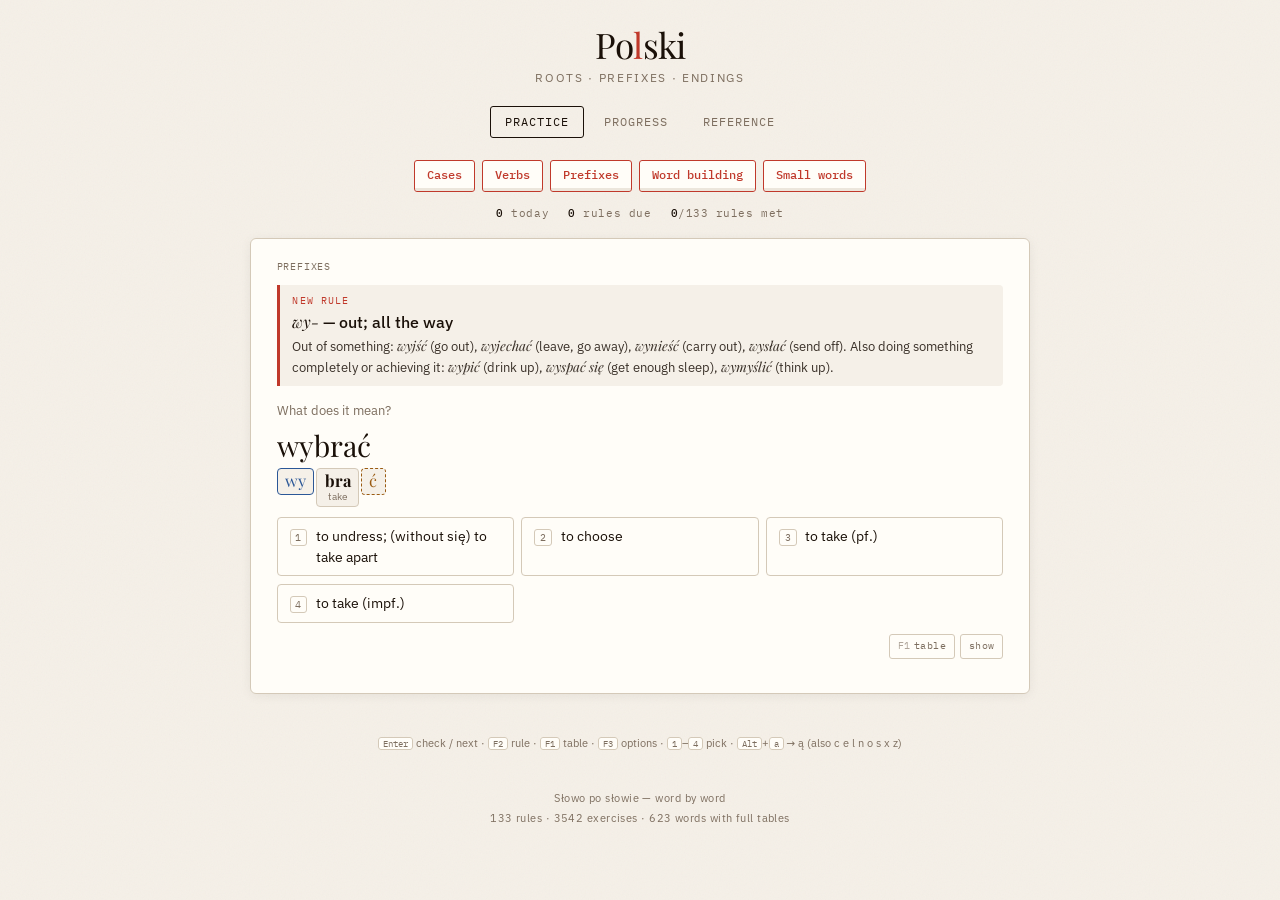
<file: public/index.html>
<!DOCTYPE html>
<html lang="en">
<head>
<meta charset="UTF-8">
<meta name="viewport" content="width=device-width, initial-scale=1.0">
<title>Polski — roots, prefixes, endings</title>
<meta name="description" content="Grind Polish grammar the way it works: cases, conjugation, prefixes, word families and everyday small words — with real sentences and hints that teach the pattern.">
<meta name="color-scheme" content="light dark">
<link rel="icon" href="data:image/svg+xml,%3Csvg xmlns='http://www.w3.org/2000/svg' viewBox='0 0 32 32'%3E%3Crect width='32' height='32' rx='6' fill='%23c0392b'/%3E%3Ctext x='16' y='23' font-family='Georgia,serif' font-size='20' text-anchor='middle' fill='%23fffdf8'%3E%C5%82%3C/text%3E%3C/svg%3E">
<link rel="stylesheet" href="css/fonts.css">
<link rel="stylesheet" href="css/style.css">
</head>
<body>
<div class="wrap">
  <header>
    <div class="logo">Po<span>l</span>ski</div>
    <div class="tagline">Roots · prefixes · endings</div>
  </header>

  <nav class="tabs" id="tabs" role="tablist" aria-label="Sections">
    <button type="button" role="tab" data-view="practice">Practice</button>
    <button type="button" role="tab" data-view="progress">Progress</button>
    <button type="button" role="tab" data-view="reference">Reference</button>
  </nav>

  <main>
    <section class="view" id="view-practice" aria-label="Practice">
      <div class="module-bar" id="moduleBar"></div>
      <div class="focus-bar" id="focusBar" hidden></div>
      <div class="session-stats" id="sessionStats"></div>
      <div class="card-area" id="cardArea"></div>
      <div class="completed-trail" id="trail" aria-label="Recent answers"></div>
      <p class="keys-help">
        <kbd>Enter</kbd> check / next · <kbd>F2</kbd> rule · <kbd>F1</kbd> table · <kbd>F3</kbd> options · <kbd>1</kbd>–<kbd>4</kbd> pick · <kbd>Alt</kbd>+<kbd>a</kbd> → ą (also c e l n o s x z)
      </p>
    </section>
    <section class="view" id="view-progress" aria-label="Progress"></section>
    <section class="view" id="view-reference" aria-label="Reference"></section>
  </main>

  <footer>
    Słowo po słowie — word by word<br>
    <span id="itemCount"></span>
  </footer>
</div>

<div class="popup" id="popup" aria-hidden="true">
  <div class="popup-inner" id="popupInner" role="dialog" tabindex="-1"></div>
</div>
<div class="toast" id="toast" role="status"></div>

<script src="js/core.js"></script>
<script src="js/compile.js"></script>
<script src="data/lex-nouns.js"></script>
<script src="data/lex-adjectives.js"></script>
<script src="data/lex-verbs.js"></script>
<script src="data/cases.js"></script>
<script src="data/verbs.js"></script>
<script src="data/prefixes.js"></script>
<script src="data/building.js"></script>
<script src="data/smallwords.js"></script>
<script src="js/srs.js"></script>
<script src="js/input.js"></script>
<script src="js/card.js"></script>
<script src="js/views.js"></script>
<script src="js/app.js"></script>
</body>
</html>
</file>
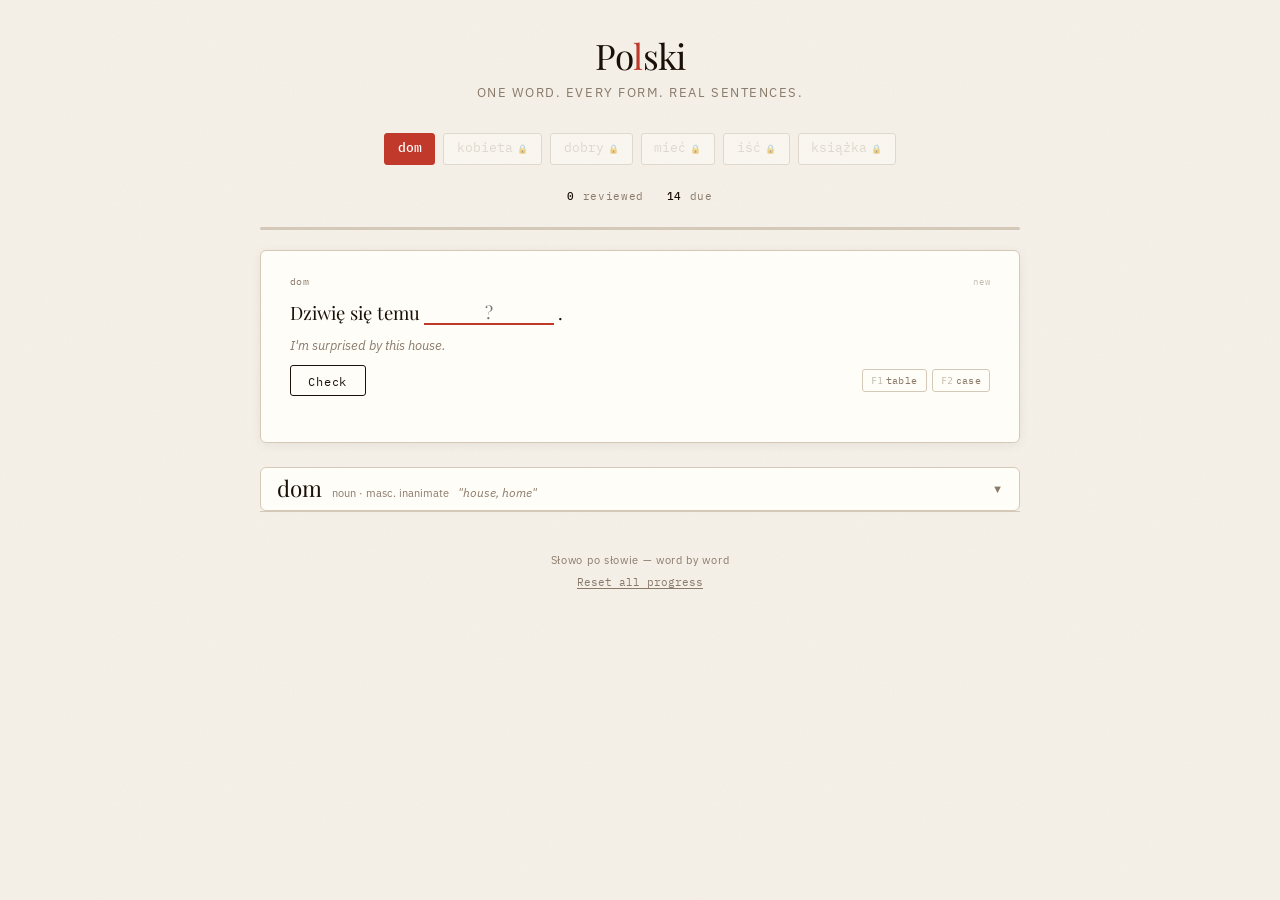
<file: polish-learner.html>
<!DOCTYPE html>
<html lang="en">
<head>
<meta charset="UTF-8">
<meta name="viewport" content="width=device-width, initial-scale=1.0">
<title>Polski — Word by Word</title>
<link href="https://fonts.googleapis.com/css2?family=Playfair+Display:ital,wght@0,400;0,700;1,400&family=IBM+Plex+Mono:wght@400;500&family=IBM+Plex+Sans:wght@300;400;500&display=swap" rel="stylesheet">
<style>
  :root {
    --bg:#f5f0e8; --ink:#1a1008; --accent:#c0392b; --muted:#8a7a6a;
    --card:#fffdf8; --border:#d4c9b8; --correct:#2d6a4f; --wrong:#c0392b; --locked:#c5bdb0;
  }
  *{box-sizing:border-box;margin:0;padding:0}
  body{font-family:'IBM Plex Sans',sans-serif;background:var(--bg);color:var(--ink);min-height:100vh;padding:2rem 1rem}
  body::before{content:'';position:fixed;inset:0;pointer-events:none;z-index:0;background-image:url("data:image/svg+xml,%3Csvg xmlns='http://www.w3.org/2000/svg' width='300' height='300'%3E%3Cfilter id='n'%3E%3CfeTurbulence type='fractalNoise' baseFrequency='0.75' numOctaves='4' stitchTiles='stitch'/%3E%3C/filter%3E%3Crect width='300' height='300' filter='url(%23n)' opacity='0.04'/%3E%3C/svg%3E")}
  .wrap{max-width:760px;margin:0 auto;position:relative;z-index:1}

  header{text-align:center;margin-bottom:2rem}
  .logo{font-family:'Playfair Display',serif;font-size:2.2rem;letter-spacing:-0.02em}
  .logo span{color:var(--accent)}
  .tagline{font-size:0.8rem;letter-spacing:0.12em;text-transform:uppercase;color:var(--muted);margin-top:0.3rem}

  /* Word nav */
  .word-nav{display:flex;gap:0.5rem;flex-wrap:wrap;justify-content:center;margin-bottom:1.5rem}
  .word-pill{position:relative;font-family:'IBM Plex Mono',monospace;font-size:0.82rem;padding:0.35rem 0.8rem 0.5rem;border:1.5px solid var(--border);border-radius:3px;background:var(--card);color:var(--muted);cursor:default;transition:all 0.15s;overflow:hidden}
  .word-pill.unlocked{cursor:pointer}
  .word-pill.unlocked:hover{border-color:var(--accent);color:var(--accent)}
  .word-pill.active{background:var(--accent);border-color:var(--accent);color:white;font-weight:500}
  .word-pill.locked{opacity:0.45;color:var(--locked);border-color:var(--locked)}
  .word-pill.locked::after{content:'🔒';font-size:0.55rem;margin-left:0.25rem}
  .pill-mastery{position:absolute;bottom:0;left:0;height:3px;background:var(--correct);transition:width 0.4s;border-radius:0 0 2px 2px}
  .word-pill.active .pill-mastery{background:rgba(255,255,255,0.5)}

  /* Stats */
  .session-stats{display:flex;justify-content:center;gap:1.4rem;margin-bottom:1.5rem;font-family:'IBM Plex Mono',monospace;font-size:0.7rem;letter-spacing:0.06em;color:var(--muted)}
  .stat-num{font-weight:500;color:var(--ink)}

  /* Progress */
  .progress-bar{height:3px;background:var(--border);border-radius:2px;margin-bottom:1.2rem;overflow:hidden}
  .progress-fill{height:100%;background:var(--correct);border-radius:2px;transition:width 0.4s ease}

  /* ── FLASHCARD (top of content area) ── */
  .flashcard-area{position:relative;min-height:190px;margin-bottom:1.5rem}
  .sentence-card{background:var(--card);border:1.5px solid var(--border);border-radius:6px;padding:1.5rem 1.8rem;box-shadow:0 2px 12px rgba(0,0,0,0.06);transition:border-color 0.3s,background 0.3s,opacity 0.35s ease,transform 0.35s ease}
  .sentence-card.entering{opacity:0;transform:translateY(14px)}
  .sentence-card.visible{opacity:1;transform:translateY(0)}
  .sentence-card.exiting{opacity:0;transform:translateY(-10px)}
  .sentence-card.correct{border-color:var(--correct);background:#f0faf4}
  .sentence-card.wrong-flash{border-color:var(--wrong)}
  @keyframes cardShake{0%,100%{transform:translateX(0)}20%{transform:translateX(-5px)}40%{transform:translateX(5px)}60%{transform:translateX(-3px)}80%{transform:translateX(3px)}}
  .sentence-card.shaking{animation:cardShake 0.3s ease}

  .card-word-label{font-family:'IBM Plex Mono',monospace;font-size:0.63rem;color:var(--muted);letter-spacing:0.06em;margin-bottom:0.6rem;display:flex;align-items:center;justify-content:space-between}
  .skill-level-badge{font-size:0.56rem;opacity:0.5}

  .sentence-line{font-size:1.15rem;line-height:1.7;margin-bottom:0.55rem;display:flex;align-items:center;flex-wrap:wrap;gap:0.25rem}
  .sentence-word{font-family:'Playfair Display',serif}
  .blank-wrap{display:inline-flex;align-items:center}
  input.blank{font-family:'Playfair Display',serif;font-size:1.1rem;width:130px;border:none;border-bottom:2px solid var(--ink);background:transparent;color:var(--ink);outline:none;padding:0 0.2rem;text-align:center;transition:border-color 0.2s}
  input.blank:focus{border-color:var(--accent)}
  input.blank.correct{border-color:var(--correct);color:var(--correct)}
  input.blank.wrong{border-color:var(--wrong);color:var(--wrong)}
  input.blank:disabled{cursor:default}
  .translation{font-size:0.8rem;color:var(--muted);font-style:italic;margin-bottom:0.7rem}

  .card-actions{display:flex;align-items:center;gap:0.7rem;flex-wrap:wrap}
  .check-btn{font-family:'IBM Plex Mono',monospace;font-size:0.78rem;letter-spacing:0.06em;padding:0.4rem 1.1rem;border:1.5px solid var(--ink);border-radius:3px;background:transparent;color:var(--ink);cursor:pointer;transition:all 0.15s}
  .check-btn:hover{background:var(--ink);color:var(--card)}
  .check-btn.done{border-color:var(--correct);color:var(--correct);cursor:default}
  .check-btn.done:hover{background:transparent}

  .hint-keys{display:flex;gap:0.35rem;margin-left:auto}
  .hint-key{font-family:'IBM Plex Mono',monospace;font-size:0.62rem;letter-spacing:0.04em;padding:0.25rem 0.5rem;border:1px solid var(--border);border-radius:3px;background:transparent;color:var(--muted);cursor:pointer;transition:all 0.15s;white-space:nowrap}
  .hint-key:hover{border-color:var(--accent);color:var(--accent)}
  .hint-key.used{border-color:var(--accent);color:var(--accent);opacity:0.6}
  .hint-key kbd{font-size:0.58rem;opacity:0.5;margin-right:0.15rem}

  .hint-text{font-size:0.76rem;color:var(--muted);min-height:1.1em;margin-top:0.5rem}
  .hint-text.show-wrong{color:var(--wrong)}
  .hint-text.show-correct{color:var(--correct)}

  /* Case tag — only shown via F2 */
  .case-tag-revealed{display:inline-block;font-family:'IBM Plex Mono',monospace;font-size:0.63rem;letter-spacing:0.1em;text-transform:uppercase;color:var(--accent);border:1px solid rgba(192,57,43,0.3);border-radius:3px;padding:0.12rem 0.45rem;margin-top:0.4rem}

  /* ── PARADIGM (below card, collapsible) ── */
  .paradigm-wrap{margin-bottom:1.5rem}
  .paradigm-toggle{display:flex;align-items:center;justify-content:space-between;cursor:pointer;padding:0.6rem 1rem;background:var(--card);border:1.5px solid var(--border);border-radius:6px;transition:all 0.2s;user-select:none}
  .paradigm-toggle:hover{border-color:var(--accent)}
  .paradigm-toggle-left{display:flex;align-items:baseline;gap:0.6rem;flex-wrap:wrap}
  .paradigm-toggle .p-word{font-family:'Playfair Display',serif;font-size:1.4rem;color:var(--ink);line-height:1}
  .paradigm-toggle .p-meta{font-size:0.7rem;color:var(--muted)}
  .paradigm-toggle .p-meaning{font-size:0.78rem;color:var(--muted);font-style:italic}
  .toggle-arrow{font-size:0.7rem;color:var(--muted);transition:transform 0.3s}
  .paradigm-wrap.open .toggle-arrow{transform:rotate(180deg)}
  .paradigm-body{background:var(--card);border:1.5px solid var(--border);border-top:none;border-radius:0 0 6px 6px;padding:0 1.2rem;box-shadow:0 2px 12px rgba(0,0,0,0.06);max-height:0;overflow:hidden;transition:max-height 0.4s ease,padding 0.3s ease}
  .paradigm-wrap.open .paradigm-body{max-height:1400px;padding:0.8rem 1.2rem 1rem}
  .paradigm-wrap.open .paradigm-toggle{border-radius:6px 6px 0 0}

  table.paradigm{width:100%;border-collapse:collapse;font-size:0.86rem}
  .paradigm th{text-align:left;font-family:'IBM Plex Mono',monospace;font-size:0.66rem;letter-spacing:0.1em;text-transform:uppercase;color:var(--muted);padding:0.2rem 0.4rem 0.35rem 0;border-bottom:1px solid var(--border)}
  .paradigm td{padding:0.35rem 0.4rem 0.35rem 0;vertical-align:top}
  .paradigm tr:not(:last-child) td{border-bottom:1px solid rgba(212,201,184,0.5)}
  .case-name{font-family:'IBM Plex Mono',monospace;font-size:0.68rem;color:var(--muted);letter-spacing:0.04em;text-transform:uppercase;width:82px}
  .case-question{font-size:0.71rem;color:var(--muted);font-style:italic;width:110px}
  .case-form{font-family:'Playfair Display',serif;font-size:1rem;font-weight:700;color:var(--ink)}
  .case-usage{font-size:0.76rem;color:var(--muted);padding-left:0.4rem}
  .highlight-row td{background:rgba(192,57,43,0.04)}
  .skill-check{color:var(--correct);font-size:0.68rem;margin-left:0.25rem;opacity:0.7}

  /* F1 popup overlay */
  .paradigm-popup{position:fixed;inset:0;z-index:50;display:flex;align-items:center;justify-content:center;background:rgba(26,16,8,0.35);opacity:0;pointer-events:none;transition:opacity 0.25s}
  .paradigm-popup.show{opacity:1;pointer-events:auto}
  .paradigm-popup-inner{background:var(--card);border:1.5px solid var(--border);border-radius:8px;padding:1.3rem 1.6rem;max-width:680px;width:90vw;max-height:80vh;overflow-y:auto;box-shadow:0 12px 40px rgba(0,0,0,0.15)}
  .paradigm-popup-inner h3{font-family:'Playfair Display',serif;font-size:1.1rem;margin-bottom:0.7rem}
  .popup-close{float:right;font-size:1.1rem;cursor:pointer;background:none;border:none;color:var(--muted);padding:0.2rem 0.4rem;line-height:1}
  .popup-close:hover{color:var(--ink)}

  /* Trail */
  .completed-trail{max-height:240px;overflow-y:auto;margin-top:0.5rem}
  .trail-item{display:flex;align-items:baseline;gap:0.5rem;padding:0.35rem 0;border-bottom:1px solid rgba(212,201,184,0.3);opacity:0;transform:translateX(-8px);animation:trailIn 0.3s ease forwards;font-size:0.83rem}
  @keyframes trailIn{to{opacity:1;transform:translateX(0)}}
  .trail-check{color:var(--correct);font-size:0.72rem;flex-shrink:0}
  .trail-sentence{font-family:'Playfair Display',serif;font-size:0.83rem;flex:1}
  .trail-sentence .trail-answer{color:var(--correct);font-weight:700}
  .trail-case{font-family:'IBM Plex Mono',monospace;font-size:0.53rem;letter-spacing:0.06em;text-transform:uppercase;color:var(--muted);flex-shrink:0}
  .trail-mistake{font-size:0.6rem;color:var(--wrong);opacity:0.7}
  .trail-hints{font-size:0.56rem;color:var(--accent);opacity:0.6}

  .unlock-toast{position:fixed;bottom:2rem;left:50%;transform:translateX(-50%) translateY(20px);background:var(--ink);color:var(--card);font-size:0.86rem;padding:0.7rem 1.4rem;border-radius:6px;box-shadow:0 8px 30px rgba(0,0,0,0.2);opacity:0;transition:all 0.4s ease;z-index:100;pointer-events:none;white-space:nowrap}
  .unlock-toast.show{opacity:1;transform:translateX(-50%) translateY(0)}

  footer{text-align:center;margin-top:2.5rem;font-size:0.71rem;color:var(--muted);letter-spacing:0.06em}
  .reset-link{font-family:'IBM Plex Mono',monospace;font-size:0.66rem;color:var(--muted);cursor:pointer;border:none;background:none;text-decoration:underline;text-underline-offset:2px;margin-top:0.5rem;display:inline-block}
  .reset-link:hover{color:var(--wrong)}

  @media(max-width:520px){
    .paradigm-body{padding-left:0.7rem!important;padding-right:0.7rem!important}
    .sentence-card{padding:1.1rem 1.1rem}
    .case-question{display:none}
    .paradigm-toggle .p-word{font-size:1.15rem}
    .session-stats{gap:0.7rem;font-size:0.62rem}
    .word-pill{font-size:0.73rem;padding:0.28rem 0.55rem 0.42rem}
    .hint-key kbd{display:none}
  }
</style>
</head>
<body>
<div class="wrap">
  <header>
    <div class="logo">Po<span>l</span>ski</div>
    <div class="tagline">One word. Every form. Real sentences.</div>
  </header>
  <div class="word-nav" id="wordNav"></div>
  <div class="session-stats" id="sessionStats"></div>

  <!-- Card FIRST, paradigm BELOW -->
  <div class="flashcard-section">
    <div class="progress-bar"><div class="progress-fill" id="progressFill" style="width:0%"></div></div>
    <div class="flashcard-area" id="flashcardArea"></div>
  </div>

  <div class="completed-trail" id="completedTrail"></div>

  <div class="paradigm-wrap" id="paradigmWrap">
    <div class="paradigm-toggle" id="paradigmToggle">
      <div class="paradigm-toggle-left" id="paradigmToggleLeft"></div>
      <span class="toggle-arrow">▼</span>
    </div>
    <div class="paradigm-body" id="paradigmBody"></div>
  </div>

  <footer>
    Słowo po słowie — word by word<br>
    <button class="reset-link" onclick="resetProgress()">Reset all progress</button>
  </footer>
</div>
<div class="unlock-toast" id="unlockToast"></div>
<div class="paradigm-popup" id="paradigmPopup" onclick="if(event.target===this)closePopup()">
  <div class="paradigm-popup-inner" id="paradigmPopupInner"></div>
</div>

<script>
/* ═══════════════════════════════════════════════════════════════
   WORD DATA
   ═══════════════════════════════════════════════════════════════ */
const WORDS = [
  {
    id:"dom", base:"dom", pos:"noun · masc. inanimate", meaning:"house, home",
    paradigm: { type:"noun",
      singular: [
        { abbr:"NOM", question:"kto? co?",     form:"dom",    usage:"subject",       skill:"NOM" },
        { abbr:"GEN", question:"kogo? czego?", form:"domu",   usage:"of, from, no…", skill:"GEN" },
        { abbr:"DAT", question:"komu? czemu?", form:"domowi", usage:"to, for",       skill:"DAT" },
        { abbr:"ACC", question:"kogo? co?",    form:"dom",    usage:"direct object", skill:"ACC" },
        { abbr:"INS", question:"kim? czym?",   form:"domem",  usage:"with, by",      skill:"INS" },
        { abbr:"LOC", question:"o kim? o czym?",form:"domu",  usage:"in, at, about", skill:"LOC" },
        { abbr:"VOC", question:"—",            form:"domie",  usage:"direct address", skill:"VOC" },
      ],
      plural: [
        { abbr:"NOM·PL", question:"", form:"domy",   usage:"", skill:"NOM·PL" },
        { abbr:"GEN·PL", question:"", form:"domów",  usage:"", skill:"GEN·PL" },
        { abbr:"DAT·PL", question:"", form:"domom",  usage:"", skill:"DAT·PL" },
        { abbr:"ACC·PL", question:"", form:"domy",   usage:"", skill:"ACC·PL" },
        { abbr:"INS·PL", question:"", form:"domami", usage:"", skill:"INS·PL" },
        { abbr:"LOC·PL", question:"", form:"domach", usage:"", skill:"LOC·PL" },
        { abbr:"VOC·PL", question:"", form:"domy",   usage:"", skill:"VOC·PL" },
      ]
    },
    sentences: [
      { before:"To jest",           blank:"dom",    after:".",            translation:"This is a house.",                     skill:"NOM", hint:"Nominative" },
      { before:"Ten",               blank:"dom",    after:"jest stary.",  translation:"This house is old.",                   skill:"NOM", hint:"Nominative" },
      { before:"Nasz",              blank:"dom",    after:"jest duży.",   translation:"Our house is big.",                    skill:"NOM", hint:"Nominative" },
      { before:"Nie ma tu żadnego", blank:"domu",   after:".",            translation:"There is no house here.",               skill:"GEN", hint:"Genitive" },
      { before:"Szukam tego",       blank:"domu",   after:".",            translation:"I'm looking for this house.",           skill:"GEN", hint:"Genitive" },
      { before:"Idę do",            blank:"domu",   after:".",            translation:"I'm going home.",                       skill:"GEN", hint:"Genitive" },
      { before:"Wracam z tego",     blank:"domu",   after:".",            translation:"I'm returning from this house.",        skill:"GEN", hint:"Genitive" },
      { before:"Blisko",            blank:"domu",   after:"jest park.",   translation:"There's a park near the house.",        skill:"GEN", hint:"Genitive" },
      { before:"Przyglądam się temu",blank:"domowi",after:".",            translation:"I'm looking at this house closely.",    skill:"DAT", hint:"Dative" },
      { before:"Dziwię się temu",    blank:"domowi",after:".",            translation:"I'm surprised by this house.",          skill:"DAT", hint:"Dative" },
      { before:"Widzę ten",         blank:"dom",    after:"z daleka.",    translation:"I can see that house from afar.",       skill:"ACC", hint:"Accusative" },
      { before:"Kupuję ten",        blank:"dom",    after:".",            translation:"I'm buying this house.",                skill:"ACC", hint:"Accusative" },
      { before:"Znam ten",          blank:"dom",    after:"dobrze.",      translation:"I know this house well.",               skill:"ACC", hint:"Accusative" },
      { before:"Przed",             blank:"domem",  after:"stoi samochód.",translation:"In front of the house stands a car.", skill:"INS", hint:"Instrumental" },
      { before:"Za tym",            blank:"domem",  after:"jest ogród.",  translation:"Behind this house there's a garden.",   skill:"INS", hint:"Instrumental" },
      { before:"Interesuję się tym",blank:"domem",  after:".",            translation:"I'm interested in this house.",         skill:"INS", hint:"Instrumental" },
      { before:"Nad",               blank:"domem",  after:"latają ptaki.",translation:"Birds fly over the house.",             skill:"INS", hint:"Instrumental" },
      { before:"Mieszkam w tym",    blank:"domu",   after:".",            translation:"I live in this house.",                 skill:"LOC", hint:"Locative" },
      { before:"Myślę o tym",       blank:"domu",   after:".",            translation:"I'm thinking about this house.",        skill:"LOC", hint:"Locative" },
      { before:"W tym",             blank:"domu",   after:"jest ciepło.", translation:"It's warm in this house.",              skill:"LOC", hint:"Locative" },
      { before:"O",                 blank:"domie",  after:", jak za tobą tęsknię!",translation:"Oh house, how I miss you!",   skill:"VOC", hint:"Vocative" },
      { before:"Te",                blank:"domy",   after:"są piękne.",   translation:"These houses are beautiful.",           skill:"NOM·PL", hint:"Nominative plural" },
      { before:"Nowe",              blank:"domy",   after:"rosną szybko.",translation:"New houses are going up quickly.",      skill:"NOM·PL", hint:"Nominative plural" },
      { before:"Na ulicy jest dużo",blank:"domów",  after:".",            translation:"There are many houses on the street.",  skill:"GEN·PL", hint:"Genitive plural" },
      { before:"Wśród tych",        blank:"domów",  after:"jest jeden stary.",translation:"Among these houses there's one old one.",skill:"GEN·PL",hint:"Genitive plural" },
      { before:"Szukamy nowych",    blank:"domów",  after:".",            translation:"We're looking for new houses.",         skill:"GEN·PL", hint:"Genitive plural" },
      { before:"Przyglądamy się tym",blank:"domom", after:".",            translation:"We're looking at these houses closely.", skill:"DAT·PL", hint:"Dative plural" },
      { before:"Dziwię się tym",     blank:"domom", after:".",            translation:"I'm surprised by these houses.",        skill:"DAT·PL", hint:"Dative plural" },
      { before:"Lubię stare",       blank:"domy",   after:".",            translation:"I like old houses.",                    skill:"ACC·PL", hint:"Accusative plural" },
      { before:"Buduję nowe",       blank:"domy",   after:".",            translation:"I'm building new houses.",              skill:"ACC·PL", hint:"Accusative plural" },
      { before:"Między tymi",       blank:"domami", after:"jest park.",   translation:"Between these houses there's a park.",  skill:"INS·PL", hint:"Instrumental plural" },
      { before:"Przed tymi",        blank:"domami", after:"jest parking.",translation:"There's a parking in front of these houses.",skill:"INS·PL",hint:"Instrumental plural" },
      { before:"W tych",            blank:"domach", after:"mieszkają ludzie.",translation:"People live in these houses.",      skill:"LOC·PL", hint:"Locative plural" },
      { before:"O tych",            blank:"domach", after:"dużo się mówi.",translation:"People talk a lot about these houses.",skill:"LOC·PL", hint:"Locative plural" },
      { before:"O",                 blank:"domy",   after:"nasze, stójcie wiecznie!",translation:"Oh our houses, stand forever!",skill:"VOC·PL",hint:"Vocative plural" },
    ]
  },
  {
    id:"kobieta", base:"kobieta", pos:"noun · feminine", meaning:"woman",
    paradigm: { type:"noun",
      singular: [
        { abbr:"NOM", question:"kto?",   form:"kobieta",  usage:"subject",       skill:"NOM" },
        { abbr:"GEN", question:"kogo?",  form:"kobiety",  usage:"of, from, no…", skill:"GEN" },
        { abbr:"DAT", question:"komu?",  form:"kobiecie", usage:"to, for",       skill:"DAT" },
        { abbr:"ACC", question:"kogo?",  form:"kobietę",  usage:"direct object", skill:"ACC" },
        { abbr:"INS", question:"kim?",   form:"kobietą",  usage:"with, by",      skill:"INS" },
        { abbr:"LOC", question:"o kim?", form:"kobiecie", usage:"in, at, about", skill:"LOC" },
        { abbr:"VOC", question:"—",      form:"kobieto!", usage:"direct address", skill:"VOC" },
      ],
      plural: [
        { abbr:"NOM·PL", question:"", form:"kobiety",   usage:"", skill:"NOM·PL" },
        { abbr:"GEN·PL", question:"", form:"kobiet",    usage:"", skill:"GEN·PL" },
        { abbr:"DAT·PL", question:"", form:"kobietom",  usage:"", skill:"DAT·PL" },
        { abbr:"ACC·PL", question:"", form:"kobiety",   usage:"", skill:"ACC·PL" },
        { abbr:"INS·PL", question:"", form:"kobietami", usage:"", skill:"INS·PL" },
        { abbr:"LOC·PL", question:"", form:"kobietach", usage:"", skill:"LOC·PL" },
        { abbr:"VOC·PL", question:"", form:"kobiety",   usage:"", skill:"VOC·PL" },
      ]
    },
    sentences: [
      { before:"Ta",                   blank:"kobieta",  after:"jest miła.",       translation:"This woman is kind.",                       skill:"NOM", hint:"Nominative" },
      { before:"Każda",                blank:"kobieta",  after:"to wie.",          translation:"Every woman knows that.",                   skill:"NOM", hint:"Nominative" },
      { before:"Młoda",                blank:"kobieta",  after:"czeka na przystanku.",translation:"A young woman waits at the stop.",      skill:"NOM", hint:"Nominative" },
      { before:"Nie znam tej",         blank:"kobiety",  after:".",                translation:"I don't know this woman.",                  skill:"GEN", hint:"Genitive" },
      { before:"Bez tej",             blank:"kobiety",  after:"nic nie zrobimy.", translation:"Without this woman we won't do anything.",  skill:"GEN", hint:"Genitive" },
      { before:"Szukam tej",          blank:"kobiety",  after:".",                translation:"I'm looking for this woman.",                skill:"GEN", hint:"Genitive" },
      { before:"Daję tę książkę tej", blank:"kobiecie", after:".",                translation:"I give this book to this woman.",           skill:"DAT", hint:"Dative" },
      { before:"Pomagam tej",         blank:"kobiecie", after:".",                translation:"I'm helping this woman.",                   skill:"DAT", hint:"Dative" },
      { before:"Dziękuję tej",        blank:"kobiecie", after:".",                translation:"I'm thanking this woman.",                  skill:"DAT", hint:"Dative" },
      { before:"Widzę tę",            blank:"kobietę",  after:"codziennie.",      translation:"I see this woman every day.",               skill:"ACC", hint:"Accusative" },
      { before:"Znam tę",             blank:"kobietę",  after:"od lat.",          translation:"I've known this woman for years.",           skill:"ACC", hint:"Accusative" },
      { before:"Proszę tę",           blank:"kobietę",  after:"o pomoc.",         translation:"I'm asking this woman for help.",           skill:"ACC", hint:"Accusative" },
      { before:"Idę z tą",            blank:"kobietą",  after:"do kina.",         translation:"I'm going to the cinema with this woman.",  skill:"INS", hint:"Instrumental" },
      { before:"Rozmawiam z tą",      blank:"kobietą",  after:".",                translation:"I'm talking with this woman.",              skill:"INS", hint:"Instrumental" },
      { before:"Rozmawiamy o tej",    blank:"kobiecie", after:".",                translation:"We're talking about this woman.",            skill:"LOC", hint:"Locative" },
      { before:"Myślę o tej",         blank:"kobiecie", after:".",                translation:"I'm thinking about this woman.",             skill:"LOC", hint:"Locative" },
      { before:"",                     blank:"Kobieto",  after:", masz rację!",    translation:"Woman, you are right!",                    skill:"VOC", hint:"Vocative" },
      { before:"Droga",               blank:"kobieto",  after:", posłuchaj!",     translation:"Dear woman, listen!",                       skill:"VOC", hint:"Vocative" },
      { before:"Te",                   blank:"kobiety",  after:"są stąd.",         translation:"These women are from here.",                skill:"NOM·PL", hint:"Nominative plural" },
      { before:"Na sali jest wiele",  blank:"kobiet",   after:".",                translation:"There are many women in the hall.",          skill:"GEN·PL", hint:"Genitive plural" },
      { before:"Słucham tych",        blank:"kobiet",   after:"z uwagą.",         translation:"I'm listening to these women carefully.",    skill:"GEN·PL", hint:"Genitive plural" },
      { before:"Tym",                  blank:"kobietom", after:"pomagamy.",        translation:"We're helping these women.",                skill:"DAT·PL", hint:"Dative plural" },
      { before:"Dziękuję tym",        blank:"kobietom", after:".",                translation:"I'm thanking these women.",                 skill:"DAT·PL", hint:"Dative plural" },
      { before:"Widzę te",            blank:"kobiety",  after:"każdego dnia.",    translation:"I see these women every day.",              skill:"ACC·PL", hint:"Accusative plural" },
      { before:"Rozmawiam z tymi",    blank:"kobietami",after:".",                translation:"I'm talking with these women.",              skill:"INS·PL", hint:"Instrumental plural" },
      { before:"Opowiadam o tych",    blank:"kobietach",after:".",                translation:"I'm telling about these women.",             skill:"LOC·PL", hint:"Locative plural" },
      { before:"Drogie",              blank:"kobiety",  after:", posłuchajcie!",  translation:"Dear women, listen!",                      skill:"VOC·PL", hint:"Vocative plural" },
    ]
  },
  {
    id:"dobry", base:"dobry", pos:"adjective", meaning:"good",
    paradigm: { type:"adj",
      masc: [
        { abbr:"NOM·M",    question:"masc. sg", form:"dobry",   usage:"subject",       skill:"NOM·M" },
        { abbr:"GEN·M",    question:"",          form:"dobrego", usage:"of/from",       skill:"GEN·M" },
        { abbr:"DAT·M",    question:"",          form:"dobremu", usage:"to/for",        skill:"DAT·M" },
        { abbr:"ACC·M(i)",  question:"",          form:"dobry",   usage:"inanimate obj.",skill:"ACC·M(i)" },
        { abbr:"ACC·M(a)",  question:"",          form:"dobrego", usage:"animate obj.",  skill:"ACC·M(a)" },
        { abbr:"INS·M",    question:"",          form:"dobrym",  usage:"with/by",       skill:"INS·M" },
        { abbr:"LOC·M",    question:"",          form:"dobrym",  usage:"in/at/about",   skill:"LOC·M" },
      ],
      fem: [
        { abbr:"NOM·F", question:"fem. sg", form:"dobra",  usage:"subject", skill:"NOM·F" },
        { abbr:"GEN·F", question:"",         form:"dobrej", usage:"",        skill:"GEN·F" },
        { abbr:"DAT·F", question:"",         form:"dobrej", usage:"",        skill:"DAT·F" },
        { abbr:"ACC·F", question:"",         form:"dobrą",  usage:"",        skill:"ACC·F" },
        { abbr:"INS·F", question:"",         form:"dobrą",  usage:"",        skill:"INS·F" },
        { abbr:"LOC·F", question:"",         form:"dobrej", usage:"",        skill:"LOC·F" },
      ],
      neut: [
        { abbr:"NOM·N", question:"neut. sg", form:"dobre",   usage:"", skill:"NOM·N" },
        { abbr:"GEN·N", question:"",          form:"dobrego", usage:"", skill:"GEN·N" },
        { abbr:"DAT·N", question:"",          form:"dobremu", usage:"", skill:"DAT·N" },
        { abbr:"INS·N", question:"",          form:"dobrym",  usage:"", skill:"INS·N" },
        { abbr:"LOC·N", question:"",          form:"dobrym",  usage:"", skill:"LOC·N" },
      ],
      pl: [
        { abbr:"NOM·PL·V",  question:"masc-pers pl", form:"dobrzy",  usage:"", skill:"NOM·PL·V" },
        { abbr:"NOM·PL·NV", question:"non-masc pl",  form:"dobre",   usage:"", skill:"NOM·PL·NV" },
        { abbr:"GEN·PL",    question:"",              form:"dobrych", usage:"", skill:"GEN·PL" },
        { abbr:"DAT·PL",    question:"",              form:"dobrym",  usage:"", skill:"DAT·PL" },
        { abbr:"ACC·PL·V",  question:"",              form:"dobrych", usage:"", skill:"ACC·PL·V" },
        { abbr:"ACC·PL·NV", question:"",              form:"dobre",   usage:"", skill:"ACC·PL·NV" },
        { abbr:"INS·PL",    question:"",              form:"dobrymi", usage:"", skill:"INS·PL" },
        { abbr:"LOC·PL",    question:"",              form:"dobrych", usage:"", skill:"LOC·PL" },
      ]
    },
    sentences: [
      { before:"To jest",    blank:"dobry",   after:"pomysł.",         translation:"That is a good idea. (m: pomysł)",       skill:"NOM·M",    hint:"Nominative masculine" },
      { before:"To jest",    blank:"dobry",   after:"dzień.",          translation:"It's a good day.",                        skill:"NOM·M",    hint:"Nominative masculine" },
      { before:"To jest",    blank:"dobra",   after:"książka.",        translation:"That is a good book. (f)",                skill:"NOM·F",    hint:"Nominative feminine" },
      { before:"To jest",    blank:"dobra",   after:"wiadomość.",      translation:"That is good news. (f)",                  skill:"NOM·F",    hint:"Nominative feminine" },
      { before:"To jest",    blank:"dobre",   after:"wino.",           translation:"That is a good wine. (n)",                skill:"NOM·N",    hint:"Nominative neuter" },
      { before:"To jest",    blank:"dobre",   after:"piwo.",           translation:"That is a good beer. (n)",                skill:"NOM·N",    hint:"Nominative neuter" },
      { before:"Szukam",     blank:"dobrego", after:"lekarza.",        translation:"I'm looking for a good doctor.",          skill:"GEN·M",    hint:"Genitive masculine" },
      { before:"Nie ma",     blank:"dobrego", after:"powodu.",         translation:"There's no good reason.",                 skill:"GEN·M",    hint:"Genitive masculine" },
      { before:"Nie ma tu",  blank:"dobrej",  after:"herbaty.",        translation:"There's no good tea here.",               skill:"GEN·F",    hint:"Genitive feminine" },
      { before:"Bez",        blank:"dobrej",  after:"mapy się zgubisz.",translation:"Without a good map you'll get lost.",   skill:"GEN·F",    hint:"Genitive feminine" },
      { before:"Cieszę się z",blank:"dobrego",after:"wyniku.",         translation:"I'm happy about a good result. (n)",      skill:"GEN·N",    hint:"Genitive neuter" },
      { before:"Daję to",    blank:"dobremu", after:"człowiekowi.",    translation:"I'm giving this to a good person.",       skill:"DAT·M",    hint:"Dative masculine" },
      { before:"Daję to",    blank:"dobrej",  after:"kobiecie.",       translation:"I'm giving this to a good woman.",        skill:"DAT·F",    hint:"Dative feminine" },
      { before:"Daję to",    blank:"dobremu", after:"dziecku.",        translation:"I'm giving this to a good child. (n)",    skill:"DAT·N",    hint:"Dative neuter" },
      { before:"Widzę",      blank:"dobry",   after:"film.",           translation:"I see a good movie. (inan. m.)",          skill:"ACC·M(i)", hint:"Accusative masculine inanimate" },
      { before:"Mam",        blank:"dobrego", after:"przyjaciela.",    translation:"I have a good friend. (anim. m.)",        skill:"ACC·M(a)", hint:"Accusative masculine animate" },
      { before:"Czytam",     blank:"dobrą",   after:"książkę.",        translation:"I'm reading a good book.",                skill:"ACC·F",    hint:"Accusative feminine" },
      { before:"Mieszkam z", blank:"dobrym",  after:"kolegą.",         translation:"I live with a good friend (m).",          skill:"INS·M",    hint:"Instrumental masculine" },
      { before:"Idę z",      blank:"dobrą",   after:"koleżanką.",     translation:"I'm going with a good friend (f).",       skill:"INS·F",    hint:"Instrumental feminine" },
      { before:"Pod",        blank:"dobrym",  after:"wrażeniem.",      translation:"Under a good impression. (n)",            skill:"INS·N",    hint:"Instrumental neuter" },
      { before:"Mówię o",    blank:"dobrym",  after:"nauczycielu.",    translation:"I'm talking about a good teacher (m).",   skill:"LOC·M",    hint:"Locative masculine" },
      { before:"W tej",      blank:"dobrej",  after:"restauracji.",    translation:"In this good restaurant.",                skill:"LOC·F",    hint:"Locative feminine" },
      { before:"W",          blank:"dobrym",  after:"miejscu.",        translation:"In a good place. (n)",                   skill:"LOC·N",    hint:"Locative neuter" },
      { before:"To są",      blank:"dobrzy",  after:"ludzie.",         translation:"These are good people. (virile pl)",      skill:"NOM·PL·V", hint:"Nominative plural virile" },
      { before:"To są",      blank:"dobre",   after:"wiadomości.",     translation:"These are good news. (non-virile pl)",    skill:"NOM·PL·NV",hint:"Nominative plural non-virile" },
      { before:"Znam wielu", blank:"dobrych", after:"lekarzy.",        translation:"I know many good doctors.",               skill:"GEN·PL",   hint:"Genitive plural" },
      { before:"Tym",        blank:"dobrym",  after:"ludziom pomagamy.",translation:"We help these good people.",             skill:"DAT·PL",   hint:"Dative plural" },
      { before:"Znam tych",  blank:"dobrych", after:"ludzi.",          translation:"I know these good people. (vir. acc)",    skill:"ACC·PL·V", hint:"Accusative plural virile" },
      { before:"Lubię te",   blank:"dobre",   after:"wina.",           translation:"I like these good wines. (non-vir. acc)", skill:"ACC·PL·NV",hint:"Accusative plural non-virile" },
      { before:"Z",          blank:"dobrymi", after:"przyjaciółmi.",   translation:"With good friends.",                      skill:"INS·PL",   hint:"Instrumental plural" },
      { before:"W",          blank:"dobrych", after:"restauracjach.",  translation:"In good restaurants.",                    skill:"LOC·PL",   hint:"Locative plural" },
    ]
  },
  {
    id:"mieć", base:"mieć", pos:"verb · imperfective", meaning:"to have",
    paradigm: { type:"verb",
      present: [
        { abbr:"JA",     question:"I",      form:"mam",    usage:"", skill:"1sg" },
        { abbr:"TY",     question:"you",    form:"masz",   usage:"", skill:"2sg" },
        { abbr:"ON/ONA", question:"he/she", form:"ma",     usage:"", skill:"3sg" },
        { abbr:"MY",     question:"we",     form:"mamy",   usage:"", skill:"1pl" },
        { abbr:"WY",     question:"you·pl", form:"macie",  usage:"", skill:"2pl" },
        { abbr:"ONI/ONE",question:"they",   form:"mają",   usage:"", skill:"3pl" },
      ],
      past_masc: [
        { abbr:"JA (m)",question:"I (male)",  form:"miałem",  usage:"", skill:"1sg·m" },
        { abbr:"TY (m)",question:"you (m)",   form:"miałeś",  usage:"", skill:"2sg·m" },
        { abbr:"ON",    question:"he",        form:"miał",    usage:"", skill:"3sg·m" },
        { abbr:"MY",    question:"we",        form:"mieliśmy",usage:"", skill:"1pl·past" },
        { abbr:"ONI",   question:"they (m)",  form:"mieli",   usage:"", skill:"3pl·m" },
      ],
      past_fem: [
        { abbr:"JA (f)",question:"I (female)",form:"miałam", usage:"", skill:"1sg·f" },
        { abbr:"ONA",   question:"she",      form:"miała",  usage:"", skill:"3sg·f" },
        { abbr:"ONE",   question:"they (f/n)",form:"miały",  usage:"", skill:"3pl·f" },
      ]
    },
    sentences: [
      { before:"Ja",     blank:"mam",      after:"psa.",           translation:"I have a dog.",                          skill:"1sg",     hint:"1st person singular" },
      { before:"",        blank:"Mam",      after:"pytanie.",       translation:"I have a question.",                     skill:"1sg",     hint:"1st person singular" },
      { before:"Czy ty", blank:"masz",     after:"czas?",          translation:"Do you have time?",                      skill:"2sg",     hint:"2nd person singular" },
      { before:"Ty",     blank:"masz",     after:"rację.",         translation:"You are right.",                          skill:"2sg",     hint:"2nd person singular" },
      { before:"Piotr",  blank:"ma",       after:"nowy samochód.", translation:"Piotr has a new car.",                   skill:"3sg",     hint:"3rd person singular" },
      { before:"Ona",    blank:"ma",       after:"rację.",         translation:"She is right.",                           skill:"3sg",     hint:"3rd person singular" },
      { before:"Kto",    blank:"ma",       after:"klucze?",        translation:"Who has the keys?",                       skill:"3sg",     hint:"3rd person singular" },
      { before:"My",     blank:"mamy",     after:"dużo pracy.",    translation:"We have a lot of work.",                 skill:"1pl",     hint:"1st person plural" },
      { before:"",        blank:"Mamy",     after:"problem.",       translation:"We have a problem.",                     skill:"1pl",     hint:"1st person plural" },
      { before:"Czy wy", blank:"macie",    after:"pytania?",       translation:"Do you (pl) have questions?",            skill:"2pl",     hint:"2nd person plural" },
      { before:"Oni",    blank:"mają",     after:"troje dzieci.",  translation:"They have three children.",              skill:"3pl",     hint:"3rd person plural" },
      { before:"Wszyscy",blank:"mają",     after:"swoje zdanie.",  translation:"Everyone has their opinion.",            skill:"3pl",     hint:"3rd person plural" },
      { before:"Kiedyś", blank:"miałem",   after:"rower.",         translation:"I used to have a bicycle. (male)",       skill:"1sg·m",   hint:"Past masculine 1sg" },
      { before:"",        blank:"Miałem",   after:"sen.",           translation:"I had a dream. (male speaker)",          skill:"1sg·m",   hint:"Past masculine 1sg" },
      { before:"Kiedyś", blank:"miałam",   after:"rower.",         translation:"I used to have a bicycle. (female)",     skill:"1sg·f",   hint:"Past feminine 1sg" },
      { before:"Czy",    blank:"miałeś",   after:"czas?",          translation:"Did you have time? (to a male)",         skill:"2sg·m",   hint:"Past masculine 2sg" },
      { before:"On",     blank:"miał",     after:"na to ochotę.",  translation:"He felt like it.",                        skill:"3sg·m",   hint:"Past masculine 3sg" },
      { before:"On nie", blank:"miał",     after:"pojęcia.",       translation:"He had no idea.",                         skill:"3sg·m",   hint:"Past masculine 3sg" },
      { before:"Ona",    blank:"miała",    after:"rację.",         translation:"She was right.",                           skill:"3sg·f",   hint:"Past feminine 3sg" },
      { before:"Dawniej",blank:"mieliśmy", after:"tu sklep.",      translation:"We used to have a shop here.",            skill:"1pl·past", hint:"Past 1st person plural" },
      { before:"Oni",    blank:"mieli",    after:"szczęście.",     translation:"They (m/mixed) were lucky.",              skill:"3pl·m",   hint:"Past masculine 3pl" },
      { before:"One",    blank:"miały",    after:"mało czasu.",    translation:"They (f/n) had little time.",             skill:"3pl·f",   hint:"Past feminine 3pl" },
    ]
  },
  {
    id:"iść", base:"iść", pos:"verb · imperf. · motion", meaning:"to go (on foot)",
    paradigm: { type:"verb",
      present: [
        { abbr:"JA",     question:"I",      form:"idę",     usage:"", skill:"1sg" },
        { abbr:"TY",     question:"you",    form:"idziesz", usage:"", skill:"2sg" },
        { abbr:"ON/ONA", question:"he/she", form:"idzie",   usage:"", skill:"3sg" },
        { abbr:"MY",     question:"we",     form:"idziemy", usage:"", skill:"1pl" },
        { abbr:"WY",     question:"you",    form:"idziecie",usage:"", skill:"2pl" },
        { abbr:"ONI/ONE",question:"they",   form:"idą",     usage:"", skill:"3pl" },
      ],
      past_masc: [
        { abbr:"JA (m)",question:"I (male)",  form:"szedłem", usage:"", skill:"1sg·m" },
        { abbr:"ON",    question:"he",        form:"szedł",   usage:"", skill:"3sg·m" },
        { abbr:"MY",    question:"we",        form:"szliśmy", usage:"", skill:"1pl·past" },
        { abbr:"ONI",   question:"they (m)",  form:"szli",    usage:"", skill:"3pl·m" },
      ],
      past_fem: [
        { abbr:"JA (f)",question:"I (female)",form:"szłam",  usage:"", skill:"1sg·f" },
        { abbr:"ONA",   question:"she",      form:"szła",   usage:"", skill:"3sg·f" },
        { abbr:"ONE",   question:"they (f/n)",form:"szły",   usage:"", skill:"3pl·f" },
      ]
    },
    sentences: [
      { before:"Jutro",      blank:"idę",      after:"do szkoły.",   translation:"Tomorrow I'm going to school.",                skill:"1sg",     hint:"1st person singular" },
      { before:"",            blank:"Idę",      after:"na spacer.",   translation:"I'm going for a walk.",                        skill:"1sg",     hint:"1st person singular" },
      { before:"Właśnie",    blank:"idę",      after:"do pracy.",    translation:"I'm just going to work.",                      skill:"1sg",     hint:"1st person singular" },
      { before:"Dokąd",      blank:"idziesz",  after:"teraz?",       translation:"Where are you going now?",                     skill:"2sg",     hint:"2nd person singular" },
      { before:"Czy",        blank:"idziesz",  after:"z nami?",      translation:"Are you coming with us?",                      skill:"2sg",     hint:"2nd person singular" },
      { before:"Marta",      blank:"idzie",    after:"do sklepu.",   translation:"Marta is going to the shop.",                  skill:"3sg",     hint:"3rd person singular" },
      { before:"On",         blank:"idzie",    after:"do lekarza.",  translation:"He's going to the doctor.",                    skill:"3sg",     hint:"3rd person singular" },
      { before:"My wszyscy", blank:"idziemy",  after:"razem.",       translation:"We are all going together.",                   skill:"1pl",     hint:"1st person plural" },
      { before:"",            blank:"Idziemy",  after:"na obiad.",    translation:"We're going to lunch.",                        skill:"1pl",     hint:"1st person plural" },
      { before:"Czy wy też", blank:"idziecie", after:"na imprezę?",  translation:"Are you (pl) also going to the party?",        skill:"2pl",     hint:"2nd person plural" },
      { before:"Oni już",    blank:"idą",      after:"do domu.",     translation:"They are already going home.",                 skill:"3pl",     hint:"3rd person plural" },
      { before:"Wszyscy",    blank:"idą",      after:"spać.",        translation:"Everyone is going to sleep.",                  skill:"3pl",     hint:"3rd person plural" },
      { before:"Wczoraj",    blank:"szedłem",  after:"przez park.",  translation:"Yesterday I walked through the park. (m)",     skill:"1sg·m",   hint:"Past masculine 1sg" },
      { before:"Wczoraj",    blank:"szłam",    after:"przez park.",  translation:"Yesterday I walked through the park. (f)",     skill:"1sg·f",   hint:"Past feminine 1sg" },
      { before:"On",         blank:"szedł",    after:"powoli.",      translation:"He was walking slowly.",                       skill:"3sg·m",   hint:"Past masculine 3sg" },
      { before:"Ona",        blank:"szła",     after:"szybko.",      translation:"She was walking quickly.",                     skill:"3sg·f",   hint:"Past feminine 3sg" },
      { before:"My",         blank:"szliśmy",  after:"całą noc.",    translation:"We walked all night.",                         skill:"1pl·past", hint:"Past 1st person plural" },
      { before:"Oni",        blank:"szli",     after:"razem.",       translation:"They (m/mixed) were going together.",          skill:"3pl·m",   hint:"Past masculine 3pl" },
      { before:"One",        blank:"szły",     after:"wolno.",       translation:"They (f) were walking slowly.",                skill:"3pl·f",   hint:"Past feminine 3pl" },
    ]
  },
  {
    id:"książka", base:"książka", pos:"noun · feminine", meaning:"book",
    paradigm: { type:"noun",
      singular: [
        { abbr:"NOM", question:"co?",    form:"książka",  usage:"subject",       skill:"NOM" },
        { abbr:"GEN", question:"czego?", form:"książki",  usage:"of, from, no…", skill:"GEN" },
        { abbr:"DAT", question:"czemu?", form:"książce",  usage:"to, for",       skill:"DAT" },
        { abbr:"ACC", question:"co?",    form:"książkę",  usage:"direct object", skill:"ACC" },
        { abbr:"INS", question:"czym?",  form:"książką",  usage:"with, by",      skill:"INS" },
        { abbr:"LOC", question:"o czym?",form:"książce",  usage:"in, at, about", skill:"LOC" },
        { abbr:"VOC", question:"—",      form:"książko",  usage:"direct address", skill:"VOC" },
      ],
      plural: [
        { abbr:"NOM·PL", question:"", form:"książki",  usage:"", skill:"NOM·PL" },
        { abbr:"GEN·PL", question:"", form:"książek",  usage:"", skill:"GEN·PL" },
        { abbr:"DAT·PL", question:"", form:"książkom", usage:"", skill:"DAT·PL" },
        { abbr:"ACC·PL", question:"", form:"książki",  usage:"", skill:"ACC·PL" },
        { abbr:"INS·PL", question:"", form:"książkami",usage:"", skill:"INS·PL" },
        { abbr:"LOC·PL", question:"", form:"książkach",usage:"", skill:"LOC·PL" },
        { abbr:"VOC·PL", question:"", form:"książki",  usage:"", skill:"VOC·PL" },
      ]
    },
    sentences: [
      { before:"To jest dobra",     blank:"książka",  after:".",            translation:"This is a good book.",                  skill:"NOM", hint:"Nominative" },
      { before:"Ta",                blank:"książka",  after:"jest ciekawa.",translation:"This book is interesting.",              skill:"NOM", hint:"Nominative" },
      { before:"Nowa",              blank:"książka",  after:"leży na stole.",translation:"A new book is on the table.",          skill:"NOM", hint:"Nominative" },
      { before:"Nie mam tej",       blank:"książki",  after:".",            translation:"I don't have this book.",                skill:"GEN", hint:"Genitive" },
      { before:"Szukam tej",        blank:"książki",  after:".",            translation:"I'm looking for this book.",             skill:"GEN", hint:"Genitive" },
      { before:"Bez tej",           blank:"książki",  after:"nie zdam.",    translation:"Without this book I won't pass.",       skill:"GEN", hint:"Genitive" },
      { before:"Przyglądam się tej",blank:"książce",  after:".",            translation:"I'm looking at this book closely.",      skill:"DAT", hint:"Dative" },
      { before:"Nie ufam tej",      blank:"książce",  after:".",            translation:"I don't trust this book.",               skill:"DAT", hint:"Dative" },
      { before:"Czytam tę",         blank:"książkę",  after:".",            translation:"I'm reading this book.",                 skill:"ACC", hint:"Accusative" },
      { before:"Kupuję nową",       blank:"książkę",  after:".",            translation:"I'm buying a new book.",                 skill:"ACC", hint:"Accusative" },
      { before:"Lubię tę",          blank:"książkę",  after:"najbardziej.", translation:"I like this book the most.",             skill:"ACC", hint:"Accusative" },
      { before:"Idę z tą",          blank:"książką",  after:"do szkoły.",   translation:"I'm going to school with this book.",    skill:"INS", hint:"Instrumental" },
      { before:"Pod tą",            blank:"książką",  after:"leży list.",   translation:"Under this book there's a letter.",     skill:"INS", hint:"Instrumental" },
      { before:"Piszę o tej",       blank:"książce",  after:".",            translation:"I'm writing about this book.",           skill:"LOC", hint:"Locative" },
      { before:"W tej",             blank:"książce",  after:"jest dużo błędów.",translation:"There are many errors in this book.",skill:"LOC",hint:"Locative" },
      { before:"O,",                blank:"książko",  after:", jakże jesteś piękna!",translation:"Oh book, how beautiful you are!",skill:"VOC",hint:"Vocative" },
      { before:"Te",                blank:"książki",  after:"są nowe.",     translation:"These books are new.",                   skill:"NOM·PL", hint:"Nominative plural" },
      { before:"Mam dużo",          blank:"książek",  after:".",            translation:"I have many books.",                     skill:"GEN·PL", hint:"Genitive plural" },
      { before:"Tym",               blank:"książkom", after:"brakuje okładek.",translation:"These books are missing covers.",    skill:"DAT·PL", hint:"Dative plural" },
      { before:"Kupuję te",         blank:"książki",  after:".",            translation:"I'm buying these books.",                skill:"ACC·PL", hint:"Accusative plural" },
      { before:"Przychodzę z",      blank:"książkami",after:".",            translation:"I'm coming with books.",                 skill:"INS·PL", hint:"Instrumental plural" },
      { before:"W tych",            blank:"książkach",after:"jest mądrość.",translation:"There's wisdom in these books.",        skill:"LOC·PL", hint:"Locative plural" },
      { before:"Drogie",            blank:"książki",  after:", uczcie nas!",translation:"Dear books, teach us!",                 skill:"VOC·PL", hint:"Vocative plural" },
    ]
  },
];


/* ═══════════════════════════════════════════════════════════════
   SRS ENGINE
   ═══════════════════════════════════════════════════════════════ */
const STORAGE_KEY='polski_srs_v2';
const MASTERY_THRESHOLD=0.8, FAMILIAR_STREAK=3, MASTERED_STREAK=6;
let state=null;

function skk(w,s){return`${w}__${s}`}
function defaultSkill(w,s){return{wordId:w,skill:s,correct:0,wrong:0,streak:0,lastSeen:-999,interval:0,ease:2.5,level:0,hintsUsed:0,f1Used:0,f2Used:0}}
function computeLevel(streak){return streak>=MASTERED_STREAK?3:streak>=FAMILIAR_STREAK?2:streak>=1?1:0}
function getSkillsForWord(wid){const w=WORDS.find(x=>x.id===wid);if(!w)return[];const s=new Set();w.sentences.forEach(x=>s.add(x.skill));return[...s]}

function initState(){
  const saved=localStorage.getItem(STORAGE_KEY);
  if(saved){try{state=JSON.parse(saved);syncState();return}catch(e){}}
  state={skills:{},unlockedWords:[WORDS[0].id],sessionPosition:0,totalReviewed:0,sessionReviewed:0,recentSentences:{},streak:0};
  addSkillsForWord(WORDS[0].id);saveState();
}
function addSkillsForWord(wid){getSkillsForWord(wid).forEach(s=>{const k=skk(wid,s);if(!state.skills[k])state.skills[k]=defaultSkill(wid,s);const sk=state.skills[k];if(sk.hintsUsed===undefined){sk.hintsUsed=0;sk.f1Used=0;sk.f2Used=0}})}
function syncState(){state.unlockedWords.forEach(w=>addSkillsForWord(w));if(!state.recentSentences)state.recentSentences={};if(!state.streak)state.streak=0;if(!state.sessionReviewed)state.sessionReviewed=0}
function saveState(){localStorage.setItem(STORAGE_KEY,JSON.stringify(state))}

function getNextSkill(){
  const entries=Object.values(state.skills).filter(s=>state.unlockedWords.includes(s.wordId));
  entries.sort((a,b)=>{const d=(a.lastSeen+a.interval)-(b.lastSeen+b.interval);return Math.abs(d)<0.5?Math.random()-0.5:d});
  return entries[0]||null;
}
function pickSentence(skill){
  const w=WORDS.find(x=>x.id===skill.wordId);if(!w)return null;
  const pool=w.sentences.filter(s=>s.skill===skill.skill);if(!pool.length)return null;
  const k=skk(skill.wordId,skill.skill),recent=state.recentSentences[k]||[];
  const unseen=pool.filter((_,i)=>!recent.includes(i)),choices=unseen.length?unseen:pool;
  const picked=choices[Math.floor(Math.random()*choices.length)];
  state.recentSentences[k]=[...recent,pool.indexOf(picked)].slice(-3);
  return picked;
}
function recordCorrect(skill,usedF1,usedF2){
  if(usedF1||usedF2){skill.hintsUsed++;if(usedF1)skill.f1Used++;if(usedF2)skill.f2Used++;
    if(usedF2){skill.correct++;skill.interval=Math.max(1,skill.interval*1.2);skill.lastSeen=state.sessionPosition}
    else{skill.streak++;skill.correct++;skill.interval=Math.max(1,skill.interval*(skill.ease*0.6));skill.ease=Math.min(3,skill.ease+0.05);skill.lastSeen=state.sessionPosition}
  }else{skill.streak++;skill.correct++;skill.interval=Math.max(1,skill.interval*skill.ease);skill.ease=Math.min(3,skill.ease+0.1);skill.lastSeen=state.sessionPosition}
  skill.level=computeLevel(skill.streak);state.sessionPosition++;state.totalReviewed++;state.sessionReviewed++;
  if(!usedF2)state.streak++;else state.streak=0;saveState();checkUnlocks();
}
function recordWrong(skill){skill.streak=0;skill.wrong++;skill.interval=0;skill.ease=Math.max(1.3,skill.ease-0.2);skill.lastSeen=state.sessionPosition;skill.level=0;state.streak=0;saveState()}
function getWordMastery(wid){const skills=getSkillsForWord(wid);if(!skills.length)return 0;return skills.filter(s=>{const x=state.skills[skk(wid,s)];return x&&x.level>=2}).length/skills.length}
function checkUnlocks(){const order=WORDS.map(w=>w.id);const last=state.unlockedWords[state.unlockedWords.length-1];const i=order.indexOf(last);if(i<0||i>=order.length-1)return;if(getWordMastery(last)>=MASTERY_THRESHOLD){const next=order[i+1];state.unlockedWords.push(next);addSkillsForWord(next);saveState();showUnlockToast(next);renderWordNav()}}
function getDueCount(){return Object.values(state.skills).filter(s=>state.unlockedWords.includes(s.wordId)&&(s.lastSeen+s.interval)<=state.sessionPosition).length}


/* ═══════════════════════════════════════════════════════════════
   UI RENDERING
   ═══════════════════════════════════════════════════════════════ */
let currentParadigmWordId=null, paradigmOpen=false;

function renderWordNav(){
  const nav=document.getElementById('wordNav');nav.innerHTML='';
  WORDS.forEach(w=>{const pill=document.createElement('div');const unlocked=state.unlockedWords.includes(w.id);const mastery=unlocked?getWordMastery(w.id):0;
    pill.className=`word-pill ${unlocked?'unlocked':'locked'} ${w.id===currentParadigmWordId?'active':''}`;pill.textContent=w.base;
    pill.innerHTML+=`<div class="pill-mastery" style="width:${mastery*100}%"></div>`;
    if(unlocked)pill.addEventListener('click',()=>{showParadigm(w.id);renderWordNav()});nav.appendChild(pill)});
}
function renderStats(){
  let h=`<span class="stat-item"><span class="stat-num">${state.sessionReviewed}</span> reviewed</span><span class="stat-item"><span class="stat-num">${getDueCount()}</span> due</span>`;
  if(state.streak>=5)h+=`<span class="stat-item">🔥 <span class="stat-num">${state.streak}</span></span>`;
  document.getElementById('sessionStats').innerHTML=h;
}
function showParadigm(wid){
  currentParadigmWordId=wid;const w=WORDS.find(x=>x.id===wid);if(!w)return;
  document.getElementById('paradigmToggleLeft').innerHTML=`<span class="p-word">${w.base}</span><span class="p-meta">${w.pos}</span><span class="p-meaning">"${w.meaning}"</span>`;
  document.getElementById('paradigmBody').innerHTML=buildParadigmHTML(w);
}
function buildParadigmHTML(w){
  const p=w.paradigm;let h='';
  if(p.type==="noun"){h+=buildT("Singular",p.singular,w.id,"noun")+buildT("Plural",p.plural,w.id,"noun")}
  else if(p.type==="verb"){h+=buildT("Present",p.present,w.id,"verb");if(p.past_masc)h+=buildT("Past — masc.",p.past_masc,w.id,"verb");if(p.past_fem)h+=buildT("Past — fem./neut.",p.past_fem,w.id,"verb")}
  else if(p.type==="adj"){["masc","fem","neut","pl"].forEach(k=>{if(p[k])h+=buildT({masc:"Masculine",fem:"Feminine",neut:"Neuter",pl:"Plural"}[k],p[k],w.id,"adj")})}
  return h;
}
function skillMark(wid,s){const x=state.skills[skk(wid,s)];if(!x)return'';if(x.level>=3)return'<span class="skill-check">✓✓</span>';if(x.level>=2)return'<span class="skill-check">✓</span>';return''}
function buildT(label,rows,wid,type){
  const cols=type==="noun"?'<th>Case</th><th>Question</th><th>Form</th><th>Used for</th>':type==="verb"?'<th>Person</th><th>Pronoun</th><th>Form</th>':'<th>Case</th><th>Form</th><th></th>';
  let t=`<table class="paradigm" style="margin-bottom:0.8rem"><thead><tr><th colspan="4" style="color:var(--ink);font-family:'IBM Plex Sans';font-size:0.73rem;text-transform:none;letter-spacing:0;padding-bottom:0.3rem">${label}</th></tr><tr>${cols}</tr></thead><tbody>`;
  rows.forEach((r,i)=>{const m=skillMark(wid,r.skill);
    if(type==="noun")t+=`<tr class="${i%2?'highlight-row':''}"><td class="case-name">${r.abbr}</td><td class="case-question">${r.question}</td><td class="case-form">${r.form}${m}</td><td class="case-usage">${r.usage}</td></tr>`;
    else if(type==="verb")t+=`<tr class="${i%2?'highlight-row':''}"><td class="case-name">${r.abbr}</td><td class="case-question">${r.question}</td><td class="case-form">${r.form}${m}</td></tr>`;
    else t+=`<tr class="${i%2?'highlight-row':''}"><td class="case-name">${r.abbr}</td><td class="case-form">${r.form}${m}</td><td class="case-usage">${r.usage||''}</td></tr>`;
  });return t+'</tbody></table>';
}
function updateProgressBar(){if(!currentParadigmWordId)return;document.getElementById('progressFill').style.width=`${getWordMastery(currentParadigmWordId)*100}%`}
function showUnlockToast(wid){const w=WORDS.find(x=>x.id===wid);if(!w)return;const t=document.getElementById('unlockToast');t.textContent=`🔓 New word unlocked: ${w.base} — "${w.meaning}"`;t.classList.add('show');setTimeout(()=>t.classList.remove('show'),3500)}

function openPopup(wid){
  const w=WORDS.find(x=>x.id===wid);if(!w)return;
  document.getElementById('paradigmPopupInner').innerHTML=`<button class="popup-close" onclick="closePopup()">✕</button><h3>${w.base} <span style="font-weight:400;font-size:0.82rem;color:var(--muted)">${w.pos} — "${w.meaning}"</span></h3>`+buildParadigmHTML(w);
  document.getElementById('paradigmPopup').classList.add('show');
}
function closePopup(){document.getElementById('paradigmPopup').classList.remove('show')}


/* ═══════════════════════════════════════════════════════════════
   FLASHCARD — No case tag by default. F1=table popup, F2=case hint.
   ═══════════════════════════════════════════════════════════════ */
function showNextCard(){
  const skill=getNextSkill();if(!skill){showEmpty();return}
  const sentence=pickSentence(skill);if(!sentence){showEmpty();return}
  if(currentParadigmWordId!==skill.wordId){showParadigm(skill.wordId);renderWordNav()}
  updateProgressBar();renderStats();renderCard(sentence,skill);
}

function renderCard(sentence,skill){
  const area=document.getElementById('flashcardArea');
  const existing=area.querySelector('.sentence-card');
  if(existing){existing.classList.remove('visible');existing.classList.add('exiting');setTimeout(()=>buildCard(sentence,skill),250)}
  else buildCard(sentence,skill);
}

function buildCard(sentence,skill){
  const area=document.getElementById('flashcardArea');
  const word=WORDS.find(w=>w.id===skill.wordId);
  const level=skill.level;
  const levelLabels=['new','learning','familiar','mastered'];

  area.innerHTML=`
    <div class="sentence-card entering" id="activeCard">
      <div class="card-word-label">
        <span>${word.base}</span>
        <span class="skill-level-badge">${levelLabels[level]||''}</span>
      </div>
      <div class="sentence-line">
        ${sentence.before?`<span class="sentence-word">${sentence.before}</span>`:''}
        <span class="blank-wrap"><input class="blank" id="activeInput" type="text" autocomplete="off" autocorrect="off" spellcheck="false" placeholder="?"/></span>
        ${sentence.after?`<span class="sentence-word">${sentence.after}</span>`:''}
      </div>
      <div class="translation">${sentence.translation}</div>
      <div class="card-actions">
        <button class="check-btn" id="activeBtn">Check</button>
        <div class="hint-keys">
          <button class="hint-key" id="hintF1" title="Show paradigm table (F1)"><kbd>F1</kbd>table</button>
          <button class="hint-key" id="hintF2" title="Show which case/form (F2)"><kbd>F2</kbd>case</button>
        </div>
      </div>
      <div class="hint-text" id="activeHint"></div>
    </div>`;

  const card=document.getElementById('activeCard'), inp=document.getElementById('activeInput'),
        btn=document.getElementById('activeBtn'), hint=document.getElementById('activeHint'),
        f1Btn=document.getElementById('hintF1'), f2Btn=document.getElementById('hintF2');
  let answered=false, wrongThisRound=0, usedF1=false, usedF2=false;

  requestAnimationFrame(()=>requestAnimationFrame(()=>{card.classList.remove('entering');card.classList.add('visible');inp.focus()}));

  f1Btn.addEventListener('click',()=>{if(answered)return;usedF1=true;f1Btn.classList.add('used');openPopup(skill.wordId)});

  f2Btn.addEventListener('click',()=>{
    if(answered)return;usedF2=true;f2Btn.classList.add('used');
    // Show the case/form type, NOT the answer
    hint.innerHTML=`<span class="case-tag-revealed">${sentence.skill}</span> ${sentence.hint}`;
    hint.className='hint-text';
    inp.focus();
  });

  function doCheck(){
    if(answered)return;
    const val=inp.value.trim().toLowerCase(), correct=sentence.blank.toLowerCase();
    if(val===correct){
      answered=true;inp.classList.add('correct');card.classList.add('correct');
      btn.textContent='✓';btn.classList.add('done');
      hint.innerHTML=`<span class="case-tag-revealed">${sentence.skill}</span> ${sentence.hint}`;
      hint.className='hint-text show-correct';inp.disabled=true;
      recordCorrect(skill,usedF1,usedF2);addTrail(sentence,wrongThisRound,word,usedF1,usedF2);
      updateProgressBar();renderStats();renderWordNav();
      setTimeout(showNextCard,850);
    }else{
      wrongThisRound++;if(wrongThisRound===1)recordWrong(skill);
      inp.classList.add('wrong');card.classList.add('wrong-flash','shaking');
      // On wrong: give a nudge, but still don't reveal case unless F2 was used
      if(!usedF2) hint.textContent='Not quite — try again';
      else hint.innerHTML=`<span class="case-tag-revealed">${sentence.skill}</span> ${sentence.hint} — try again`;
      hint.className='hint-text show-wrong';
      setTimeout(()=>{inp.classList.remove('wrong');card.classList.remove('wrong-flash','shaking');inp.value='';inp.focus()},550);
    }
  }

  btn.addEventListener('click',doCheck);
  inp.addEventListener('keydown',e=>{
    if(e.key==='Enter')doCheck();
    else if(e.key==='F1'){e.preventDefault();f1Btn.click()}
    else if(e.key==='F2'){e.preventDefault();f2Btn.click()}
  });
}

function addTrail(sentence,wrongs,word,usedF1,usedF2){
  const trail=document.getElementById('completedTrail'),item=document.createElement('div');item.className='trail-item';
  const full=`${sentence.before} <span class="trail-answer">${sentence.blank}</span> ${sentence.after}`.trim();
  const miss=wrongs>0?`<span class="trail-mistake">${wrongs}×</span>`:'';
  const hints=(usedF1||usedF2)?`<span class="trail-hints">${usedF1?'F1':''}${usedF1&&usedF2?'+':''}${usedF2?'F2':''}</span>`:'';
  item.innerHTML=`<span class="trail-check">✓</span><span class="trail-sentence">${full}</span>${miss}${hints}<span class="trail-case">${sentence.skill}</span>`;
  trail.prepend(item);while(trail.children.length>25)trail.removeChild(trail.lastChild);
}

function showEmpty(){document.getElementById('flashcardArea').innerHTML=`<div style="text-align:center;padding:2rem"><h3 style="font-family:'Playfair Display',serif;font-size:1.2rem;margin-bottom:0.4rem">Świetna robota!</h3><p style="font-size:0.85rem;color:var(--muted);margin-bottom:1rem">All skills reviewed for now.</p><button class="restart-btn" onclick="continueSession()" style="font-family:'IBM Plex Mono',monospace;font-size:0.8rem;padding:0.5rem 1.5rem;border:1.5px solid var(--accent);border-radius:3px;background:transparent;color:var(--accent);cursor:pointer">Continue</button></div>`}
function continueSession(){const all=Object.values(state.skills).filter(s=>state.unlockedWords.includes(s.wordId));if(!all.length)return;state.sessionPosition=Math.min(...all.map(s=>s.lastSeen+s.interval));saveState();showNextCard()}
function resetProgress(){if(!confirm('This will erase all progress. Are you sure?'))return;localStorage.removeItem(STORAGE_KEY);location.reload()}

/* ═══ INIT ═══ */
function init(){
  initState();
  document.getElementById('paradigmToggle').addEventListener('click',()=>{paradigmOpen=!paradigmOpen;document.getElementById('paradigmWrap').classList.toggle('open',paradigmOpen)});
  document.addEventListener('keydown',e=>{if(e.key==='Escape')closePopup()});
  renderWordNav();showNextCard();
}
init();
</script>
</body>
</html>
</file>
<file: public/css/fonts.css>
/* Self-hosted fonts (SIL Open Font License 1.1 — see fonts/LICENSE-*.txt).
   Only the latin + latin-ext subsets the site needs; no third-party requests. */

@font-face {
  font-family: 'Playfair Display';
  font-style: normal;
  font-weight: 400;
  font-display: swap;
  src: url('../fonts/playfair-display-latin-ext-400-normal.woff2') format('woff2');
  unicode-range: U+0100-02BA,U+02BD-02C5,U+02C7-02CC,U+02CE-02D7,U+02DD-02FF,U+0304,U+0308,U+0329,U+1D00-1DBF,U+1E00-1E9F,U+1EF2-1EFF,U+2020,U+20A0-20AB,U+20AD-20C0,U+2113,U+2C60-2C7F,U+A720-A7FF;
}
@font-face {
  font-family: 'Playfair Display';
  font-style: normal;
  font-weight: 400;
  font-display: swap;
  src: url('../fonts/playfair-display-latin-400-normal.woff2') format('woff2');
  unicode-range: U+0000-00FF,U+0131,U+0152-0153,U+02BB-02BC,U+02C6,U+02DA,U+02DC,U+0304,U+0308,U+0329,U+2000-206F,U+20AC,U+2122,U+2191,U+2193,U+2212,U+2215,U+FEFF,U+FFFD;
}
@font-face {
  font-family: 'Playfair Display';
  font-style: italic;
  font-weight: 400;
  font-display: swap;
  src: url('../fonts/playfair-display-latin-ext-400-italic.woff2') format('woff2');
  unicode-range: U+0100-02BA,U+02BD-02C5,U+02C7-02CC,U+02CE-02D7,U+02DD-02FF,U+0304,U+0308,U+0329,U+1D00-1DBF,U+1E00-1E9F,U+1EF2-1EFF,U+2020,U+20A0-20AB,U+20AD-20C0,U+2113,U+2C60-2C7F,U+A720-A7FF;
}
@font-face {
  font-family: 'Playfair Display';
  font-style: italic;
  font-weight: 400;
  font-display: swap;
  src: url('../fonts/playfair-display-latin-400-italic.woff2') format('woff2');
  unicode-range: U+0000-00FF,U+0131,U+0152-0153,U+02BB-02BC,U+02C6,U+02DA,U+02DC,U+0304,U+0308,U+0329,U+2000-206F,U+20AC,U+2122,U+2191,U+2193,U+2212,U+2215,U+FEFF,U+FFFD;
}
@font-face {
  font-family: 'Playfair Display';
  font-style: normal;
  font-weight: 700;
  font-display: swap;
  src: url('../fonts/playfair-display-latin-ext-700-normal.woff2') format('woff2');
  unicode-range: U+0100-02BA,U+02BD-02C5,U+02C7-02CC,U+02CE-02D7,U+02DD-02FF,U+0304,U+0308,U+0329,U+1D00-1DBF,U+1E00-1E9F,U+1EF2-1EFF,U+2020,U+20A0-20AB,U+20AD-20C0,U+2113,U+2C60-2C7F,U+A720-A7FF;
}
@font-face {
  font-family: 'Playfair Display';
  font-style: normal;
  font-weight: 700;
  font-display: swap;
  src: url('../fonts/playfair-display-latin-700-normal.woff2') format('woff2');
  unicode-range: U+0000-00FF,U+0131,U+0152-0153,U+02BB-02BC,U+02C6,U+02DA,U+02DC,U+0304,U+0308,U+0329,U+2000-206F,U+20AC,U+2122,U+2191,U+2193,U+2212,U+2215,U+FEFF,U+FFFD;
}
@font-face {
  font-family: 'IBM Plex Sans';
  font-style: normal;
  font-weight: 400;
  font-display: swap;
  src: url('../fonts/ibm-plex-sans-latin-ext-400-normal.woff2') format('woff2');
  unicode-range: U+0100-02BA,U+02BD-02C5,U+02C7-02CC,U+02CE-02D7,U+02DD-02FF,U+0304,U+0308,U+0329,U+1D00-1DBF,U+1E00-1E9F,U+1EF2-1EFF,U+2020,U+20A0-20AB,U+20AD-20C0,U+2113,U+2C60-2C7F,U+A720-A7FF;
}
@font-face {
  font-family: 'IBM Plex Sans';
  font-style: normal;
  font-weight: 400;
  font-display: swap;
  src: url('../fonts/ibm-plex-sans-latin-400-normal.woff2') format('woff2');
  unicode-range: U+0000-00FF,U+0131,U+0152-0153,U+02BB-02BC,U+02C6,U+02DA,U+02DC,U+0304,U+0308,U+0329,U+2000-206F,U+20AC,U+2122,U+2191,U+2193,U+2212,U+2215,U+FEFF,U+FFFD;
}
@font-face {
  font-family: 'IBM Plex Sans';
  font-style: italic;
  font-weight: 400;
  font-display: swap;
  src: url('../fonts/ibm-plex-sans-latin-ext-400-italic.woff2') format('woff2');
  unicode-range: U+0100-02BA,U+02BD-02C5,U+02C7-02CC,U+02CE-02D7,U+02DD-02FF,U+0304,U+0308,U+0329,U+1D00-1DBF,U+1E00-1E9F,U+1EF2-1EFF,U+2020,U+20A0-20AB,U+20AD-20C0,U+2113,U+2C60-2C7F,U+A720-A7FF;
}
@font-face {
  font-family: 'IBM Plex Sans';
  font-style: italic;
  font-weight: 400;
  font-display: swap;
  src: url('../fonts/ibm-plex-sans-latin-400-italic.woff2') format('woff2');
  unicode-range: U+0000-00FF,U+0131,U+0152-0153,U+02BB-02BC,U+02C6,U+02DA,U+02DC,U+0304,U+0308,U+0329,U+2000-206F,U+20AC,U+2122,U+2191,U+2193,U+2212,U+2215,U+FEFF,U+FFFD;
}
@font-face {
  font-family: 'IBM Plex Sans';
  font-style: normal;
  font-weight: 500;
  font-display: swap;
  src: url('../fonts/ibm-plex-sans-latin-ext-500-normal.woff2') format('woff2');
  unicode-range: U+0100-02BA,U+02BD-02C5,U+02C7-02CC,U+02CE-02D7,U+02DD-02FF,U+0304,U+0308,U+0329,U+1D00-1DBF,U+1E00-1E9F,U+1EF2-1EFF,U+2020,U+20A0-20AB,U+20AD-20C0,U+2113,U+2C60-2C7F,U+A720-A7FF;
}
@font-face {
  font-family: 'IBM Plex Sans';
  font-style: normal;
  font-weight: 500;
  font-display: swap;
  src: url('../fonts/ibm-plex-sans-latin-500-normal.woff2') format('woff2');
  unicode-range: U+0000-00FF,U+0131,U+0152-0153,U+02BB-02BC,U+02C6,U+02DA,U+02DC,U+0304,U+0308,U+0329,U+2000-206F,U+20AC,U+2122,U+2191,U+2193,U+2212,U+2215,U+FEFF,U+FFFD;
}
@font-face {
  font-family: 'IBM Plex Mono';
  font-style: normal;
  font-weight: 400;
  font-display: swap;
  src: url('../fonts/ibm-plex-mono-latin-ext-400-normal.woff2') format('woff2');
  unicode-range: U+0100-02BA,U+02BD-02C5,U+02C7-02CC,U+02CE-02D7,U+02DD-02FF,U+0304,U+0308,U+0329,U+1D00-1DBF,U+1E00-1E9F,U+1EF2-1EFF,U+2020,U+20A0-20AB,U+20AD-20C0,U+2113,U+2C60-2C7F,U+A720-A7FF;
}
@font-face {
  font-family: 'IBM Plex Mono';
  font-style: normal;
  font-weight: 400;
  font-display: swap;
  src: url('../fonts/ibm-plex-mono-latin-400-normal.woff2') format('woff2');
  unicode-range: U+0000-00FF,U+0131,U+0152-0153,U+02BB-02BC,U+02C6,U+02DA,U+02DC,U+0304,U+0308,U+0329,U+2000-206F,U+20AC,U+2122,U+2191,U+2193,U+2212,U+2215,U+FEFF,U+FFFD;
}
@font-face {
  font-family: 'IBM Plex Mono';
  font-style: normal;
  font-weight: 500;
  font-display: swap;
  src: url('../fonts/ibm-plex-mono-latin-ext-500-normal.woff2') format('woff2');
  unicode-range: U+0100-02BA,U+02BD-02C5,U+02C7-02CC,U+02CE-02D7,U+02DD-02FF,U+0304,U+0308,U+0329,U+1D00-1DBF,U+1E00-1E9F,U+1EF2-1EFF,U+2020,U+20A0-20AB,U+20AD-20C0,U+2113,U+2C60-2C7F,U+A720-A7FF;
}
@font-face {
  font-family: 'IBM Plex Mono';
  font-style: normal;
  font-weight: 500;
  font-display: swap;
  src: url('../fonts/ibm-plex-mono-latin-500-normal.woff2') format('woff2');
  unicode-range: U+0000-00FF,U+0131,U+0152-0153,U+02BB-02BC,U+02C6,U+02DA,U+02DC,U+0304,U+0308,U+0329,U+2000-206F,U+20AC,U+2122,U+2191,U+2193,U+2212,U+2215,U+FEFF,U+FFFD;
}
</file>
<file: public/css/style.css>
/* ═══════════════════════════════════════════════════════════════
   style.css — Polski
   Paper-and-ink look: Playfair Display for Polish, IBM Plex for UI.
   ═══════════════════════════════════════════════════════════════ */

:root {
  --bg: #f5f0e8;
  --ink: #1a1008;
  --accent: #c0392b;
  --accent-soft: rgba(192, 57, 43, 0.28);
  --muted: #7d6e5f;
  --card: #fffdf8;
  --border: #d4c9b8;
  --line: rgba(212, 201, 184, 0.45);
  --correct: #2d6a4f;
  --correct-bg: #eff8f2;
  --wrong: #c0392b;
  --wrong-bg: #fcf0ee;
  --near: #9a6a00;
  --hl: #fbe7b0;
  --pfx: #2b5797;
  --sfx: #9a5b12;
  --shadow: 0 2px 12px rgba(0, 0, 0, 0.06);
  --serif: 'Playfair Display', Georgia, 'Times New Roman', serif;
  --sans: 'IBM Plex Sans', system-ui, -apple-system, 'Segoe UI', sans-serif;
  --mono: 'IBM Plex Mono', ui-monospace, 'SFMono-Regular', Menlo, Consolas, monospace;
  color-scheme: light;
}

@media (prefers-color-scheme: dark) {
  :root {
    --bg: #16120e;
    --ink: #eee5d8;
    --accent: #e46a5c;
    --accent-soft: rgba(228, 106, 92, 0.35);
    --muted: #a6978a;
    --card: #211b16;
    --border: #3e342b;
    --line: rgba(80, 68, 56, 0.6);
    --correct: #74c99c;
    --correct-bg: #19281f;
    --wrong: #f07d70;
    --wrong-bg: #2f1c19;
    --near: #e3b341;
    --hl: #5b4a1d;
    --pfx: #93b8f0;
    --sfx: #e3a65e;
    --shadow: 0 2px 14px rgba(0, 0, 0, 0.35);
    color-scheme: dark;
  }
}

* { box-sizing: border-box; margin: 0; padding: 0; }
html { -webkit-text-size-adjust: 100%; }
body {
  font-family: var(--sans);
  background: var(--bg); color: var(--ink);
  min-height: 100vh; padding: 1.6rem 1rem 2rem;
  line-height: 1.45;
}
body::before {
  content: ''; position: fixed; inset: 0; pointer-events: none; z-index: 0;
  background-image: url("data:image/svg+xml,%3Csvg xmlns='http://www.w3.org/2000/svg' width='300' height='300'%3E%3Cfilter id='n'%3E%3CfeTurbulence type='fractalNoise' baseFrequency='0.75' numOctaves='4' stitchTiles='stitch'/%3E%3C/filter%3E%3Crect width='300' height='300' filter='url(%23n)' opacity='0.04'/%3E%3C/svg%3E");
}
.wrap { max-width: 780px; margin: 0 auto; position: relative; z-index: 1; }
button { font: inherit; color: inherit; }
a { color: var(--accent); }
kbd { font-family: var(--mono); font-size: 0.85em; }
.muted { color: var(--muted); }
em.pl, .pl { font-family: var(--serif); }
em.pl { font-style: italic; }
[hidden] { display: none !important; }

/* ── Header & tabs ── */
header { text-align: center; margin-bottom: 1.2rem; }
.logo { font-family: var(--serif); font-size: 2.2rem; letter-spacing: -0.02em; line-height: 1.1; }
.logo span { color: var(--accent); }
.tagline { font-size: 0.75rem; letter-spacing: 0.14em; text-transform: uppercase; color: var(--muted); margin-top: 0.3rem; }

.tabs { display: flex; justify-content: center; gap: 0.3rem; margin-bottom: 1.4rem; }
.tabs button {
  font-family: var(--mono); font-size: 0.74rem; letter-spacing: 0.08em; text-transform: uppercase;
  padding: 0.4rem 0.9rem; border: 1.5px solid transparent; border-radius: 3px;
  background: none; color: var(--muted); cursor: pointer;
}
.tabs button:hover { color: var(--accent); }
.tabs button.active { border-color: var(--ink); color: var(--ink); }

.view { display: none; }
.view.active { display: block; }

/* ── Module pills ── */
.module-bar { display: flex; gap: 0.45rem; flex-wrap: wrap; justify-content: center; margin-bottom: 0.9rem; }
.module-bar.dimmed { opacity: 0.45; }
.mod-pill {
  position: relative; font-family: var(--mono); font-size: 0.76rem;
  padding: 0.32rem 0.75rem 0.45rem; border: 1.5px solid var(--border); border-radius: 3px;
  background: var(--card); color: var(--muted); cursor: pointer; transition: all 0.15s; overflow: hidden;
}
.mod-pill:hover { border-color: var(--accent); color: var(--accent); }
.mod-pill.active { border-color: var(--accent); color: var(--accent); font-weight: 500; }
.mod-pill:not(.active) { text-decoration: line-through; text-decoration-color: var(--border); }
.mod-bar { position: absolute; left: 0; right: 0; bottom: 0; height: 3px; background: var(--line); }
.mod-bar span { display: block; height: 100%; background: var(--correct); transition: width 0.4s; }

.focus-bar {
  display: flex; justify-content: space-between; align-items: center; gap: 0.6rem; flex-wrap: wrap;
  font-size: 0.82rem; padding: 0.5rem 0.9rem; margin-bottom: 0.8rem;
  border: 1.5px dashed var(--accent); border-radius: 6px; background: var(--card);
}

.session-stats {
  display: flex; justify-content: center; gap: 1.2rem; flex-wrap: wrap; margin-bottom: 1rem;
  font-family: var(--mono); font-size: 0.68rem; letter-spacing: 0.05em; color: var(--muted);
}
.stat-num { font-weight: 500; color: var(--ink); }

/* ── Card ── */
.card-area { position: relative; min-height: 220px; margin-bottom: 1.2rem; }
.card {
  background: var(--card); border: 1.5px solid var(--border); border-radius: 6px;
  padding: 1.3rem 1.6rem 1.2rem; box-shadow: var(--shadow); outline: none;
  transition: border-color 0.3s, background 0.3s, opacity 0.25s ease, transform 0.25s ease;
}
.card.entering { opacity: 0; transform: translateY(12px); }
.card.exiting { opacity: 0; transform: translateY(-8px); }
.card.correct { border-color: var(--correct); }
.card.revealed { border-color: var(--muted); }
.card.wrong-flash { border-color: var(--wrong); }
@keyframes cardShake { 0%,100%{transform:translateX(0)} 20%{transform:translateX(-5px)} 40%{transform:translateX(5px)} 60%{transform:translateX(-3px)} 80%{transform:translateX(3px)} }
.card.shaking { animation: cardShake 0.3s ease; }
@media (prefers-reduced-motion: reduce) {
  .card, .card.entering, .card.exiting { transition: none; transform: none; }
  .card.shaking { animation: none; }
}

.card-top {
  display: flex; justify-content: space-between; align-items: center;
  font-family: var(--mono); font-size: 0.62rem; letter-spacing: 0.08em; text-transform: uppercase;
  color: var(--muted); margin-bottom: 0.7rem;
}
.card-level { opacity: 0.75; }
.card-level.familiar, .card-level.mastered { color: var(--correct); }

.card-intro {
  border-left: 3px solid var(--accent); background: var(--bg);
  padding: 0.55rem 0.8rem; margin-bottom: 0.9rem; border-radius: 0 4px 4px 0;
}
.intro-label { font-family: var(--mono); font-size: 0.6rem; letter-spacing: 0.12em; text-transform: uppercase; color: var(--accent); }
.intro-title { font-weight: 500; margin: 0.1rem 0 0.15rem; }
.intro-text { font-size: 0.84rem; color: var(--ink); opacity: 0.85; }

.card-q { font-size: 0.82rem; color: var(--muted); margin-bottom: 0.5rem; }
.card-q em.pl { color: var(--ink); }

.sentence {
  font-family: var(--serif); font-size: 1.22rem; line-height: 1.75; margin-bottom: 0.4rem;
  overflow-wrap: anywhere;
}
.sentence.dialogue { font-size: 1.12rem; }
.sentence .gap { display: inline-block; min-width: 4em; border-bottom: 2px dotted var(--muted); color: transparent; }
.cue { font-family: var(--sans); font-size: 0.85rem; color: var(--muted); white-space: nowrap; }
mark.hl { background: var(--hl); color: var(--ink); padding: 0 0.15em; border-radius: 2px; }
strong.ans { color: var(--correct); }

.blank-wrap { display: inline-block; }
input.blank {
  font-family: var(--serif); font-size: 1.12rem; width: 8.5em; max-width: 100%;
  border: none; border-bottom: 2px solid var(--ink); background: transparent;
  color: var(--ink); outline: none; padding: 0 0.2rem; text-align: center;
  transition: border-color 0.2s, color 0.2s; border-radius: 0;
}
input.blank.wide { width: 12em; }
input.blank:focus { border-color: var(--accent); }
input.blank.correct { border-color: var(--correct); color: var(--correct); }
input.blank.shown { border-color: var(--muted); color: var(--muted); }
input.blank.wrong { border-color: var(--wrong); color: var(--wrong); }
input.blank:disabled { opacity: 1; -webkit-text-fill-color: currentColor; }

.build-line { display: flex; align-items: center; gap: 0.7rem; flex-wrap: wrap; margin: 0.3rem 0 0.4rem; font-family: var(--serif); font-size: 1.2rem; }
.from { display: inline-flex; flex-direction: column; line-height: 1.2; }
.from-w { font-family: var(--serif); font-size: 1.25rem; }
.from-w.big { font-size: 1.8rem; line-height: 1.15; }
.from-m { font-family: var(--sans); font-size: 0.74rem; color: var(--muted); }
.arrow { color: var(--muted); }
.target-m { font-family: var(--sans); font-size: 0.95rem; color: var(--ink); margin-bottom: 0.4rem; }

.word-big { font-family: var(--serif); font-size: 1.8rem; line-height: 1.2; margin-bottom: 0.35rem; overflow-wrap: anywhere; }
.word-big.phrase { font-size: 1.6rem; }

.translation { font-size: 0.82rem; color: var(--muted); font-style: italic; margin-bottom: 0.6rem; }

/* Word anatomy: [pod][pis][ać] */
.anatomy { display: flex; flex-wrap: wrap; align-items: flex-start; gap: 0.15rem; margin: 0.3rem 0 0.6rem; }
.m-chip {
  display: inline-flex; flex-direction: column; align-items: center;
  border: 1px solid var(--border); border-radius: 4px; padding: 0.1rem 0.45rem 0.15rem; background: var(--bg);
}
.m-text { font-family: var(--serif); font-size: 1.02rem; line-height: 1.3; }
.m-gloss { font-size: 0.64rem; color: var(--muted); line-height: 1.2; max-width: 11em; text-align: center; }
.m-chip.pfx { border-color: var(--pfx); }
.m-chip.pfx .m-text { color: var(--pfx); }
.m-chip.root .m-text { font-weight: 700; }
.m-chip.sfx { border-color: var(--sfx); border-style: dashed; }
.m-chip.sfx .m-text { color: var(--sfx); }
.m-chip.link { border-style: dotted; }
.m-chip.link .m-text { color: var(--muted); }

/* Options */
.options { display: grid; grid-template-columns: repeat(auto-fit, minmax(210px, 1fr)); gap: 0.45rem; margin: 0.2rem 0 0.7rem; }
.options:empty { display: none; }
.opt {
  display: flex; align-items: baseline; gap: 0.55rem; text-align: left;
  padding: 0.5rem 0.75rem; border: 1.5px solid var(--border); border-radius: 4px;
  background: var(--card); cursor: pointer; font-size: 0.9rem; transition: border-color 0.15s, background 0.15s;
}
.opt kbd { font-size: 0.65rem; color: var(--muted); border: 1px solid var(--border); border-radius: 3px; padding: 0 0.3rem; }
.opt span { font-family: var(--serif); font-size: 1rem; }
.card[data-type="decode"] .opt span, .card[data-type="meaning"] .opt span, .card[data-type="identify"] .opt span { font-family: var(--sans); font-size: 0.9rem; }
.opt:hover:not(:disabled) { border-color: var(--accent); }
.opt.wrong { border-color: var(--wrong); background: var(--wrong-bg); opacity: 0.7; text-decoration: line-through; }
.opt.right { border-color: var(--correct); background: var(--correct-bg); }
.opt:disabled { cursor: default; }

/* Actions & hints */
.card-actions { display: flex; align-items: center; gap: 0.6rem; flex-wrap: wrap; margin-top: 0.3rem; }
.card-actions.finished { display: none; }
.check-btn {
  font-family: var(--mono); font-size: 0.76rem; letter-spacing: 0.06em;
  padding: 0.4rem 1.05rem; border: 1.5px solid var(--ink); border-radius: 3px;
  background: transparent; color: var(--ink); cursor: pointer; transition: all 0.15s;
}
.check-btn:hover { background: var(--ink); color: var(--card); }
.dia-bar { display: flex; flex-wrap: wrap; gap: 0.15rem; }
.dia-key {
  font-family: var(--serif); font-size: 0.95rem; min-width: 1.75rem; padding: 0.1rem 0.3rem;
  border: 1px solid var(--border); border-radius: 3px; background: var(--bg); cursor: pointer;
}
.dia-key:hover { border-color: var(--accent); color: var(--accent); }
.hint-keys { display: flex; gap: 0.3rem; margin-left: auto; flex-wrap: wrap; }
.hint-key {
  font-family: var(--mono); font-size: 0.64rem; letter-spacing: 0.04em;
  padding: 0.25rem 0.5rem; border: 1px solid var(--border); border-radius: 3px;
  background: transparent; color: var(--muted); cursor: pointer; transition: all 0.15s; white-space: nowrap;
}
.hint-key:hover { border-color: var(--accent); color: var(--accent); }
.hint-key.used { border-color: var(--accent); color: var(--accent); opacity: 0.65; }
.hint-key kbd { font-size: 0.6rem; opacity: 0.6; margin-right: 0.2rem; }
.hint-key.reveal.pulse { border-color: var(--accent); color: var(--accent); }

.hint-text { font-size: 0.82rem; color: var(--muted); min-height: 1.2em; margin-top: 0.55rem; }
.hint-text:empty { margin-top: 0; }
.hint-text.show-wrong { color: var(--wrong); }
.hint-text.show-near { color: var(--near); }
.hint-text.show-rule { color: var(--ink); }
.rule-tag {
  display: inline-block; font-family: var(--mono); font-size: 0.6rem; letter-spacing: 0.1em; text-transform: uppercase;
  color: var(--accent); border: 1px solid var(--accent-soft); border-radius: 3px; padding: 0.08rem 0.4rem; margin-right: 0.3rem;
  vertical-align: 1px;
}
.rule-x { font-size: 0.84rem; color: var(--ink); opacity: 0.85; margin-top: 0.2rem; }

/* Feedback */
.feedback:empty { display: none; }
.feedback { margin-top: 0.2rem; }
.fb-head { display: flex; align-items: baseline; gap: 0.5rem; flex-wrap: wrap; margin-bottom: 0.45rem; }
.fb-icon { font-size: 1.05rem; color: var(--correct); }
.fb-head.missed .fb-icon { color: var(--wrong); }
.fb-verdict { font-family: var(--mono); font-size: 0.66rem; letter-spacing: 0.08em; text-transform: uppercase; color: var(--correct); }
.fb-head.missed .fb-verdict { color: var(--muted); }
.fb-answer { font-family: var(--serif); font-size: 1.25rem; font-weight: 700; }
.fb-label { font-size: 0.84rem; color: var(--muted); }
.speak-btn { border: none; background: none; cursor: pointer; font-size: 0.95rem; padding: 0 0.2rem; opacity: 0.75; }
.speak-btn:hover { opacity: 1; }
.fb-tr { font-size: 0.82rem; color: var(--muted); font-style: italic; margin-bottom: 0.5rem; }
.fb-note {
  font-size: 0.85rem; padding: 0.45rem 0.7rem; margin: 0.4rem 0 0.5rem;
  background: var(--bg); border-radius: 4px; border-left: 3px solid var(--sfx);
}
.fb-rule { font-size: 0.84rem; margin: 0.5rem 0 0.2rem; padding-top: 0.5rem; border-top: 1px solid var(--line); }
.fb-foot { display: flex; align-items: center; justify-content: space-between; gap: 0.6rem; flex-wrap: wrap; margin-top: 0.7rem; }
.next-btn {
  margin-left: auto; font-family: var(--mono); font-size: 0.8rem; letter-spacing: 0.06em;
  padding: 0.45rem 1.3rem; border: 1.5px solid var(--correct); border-radius: 3px;
  background: var(--correct); color: var(--card); cursor: pointer;
}
.next-btn:hover, .next-btn:focus-visible { filter: brightness(1.1); }
.next-btn:focus-visible { outline: 2px solid var(--correct); outline-offset: 3px; }
.link-btn {
  font-size: 0.78rem; color: var(--accent); background: none; border: none; cursor: pointer;
  text-decoration: underline; text-underline-offset: 2px; padding: 0; text-align: left;
}

/* ── Trail ── */
.completed-trail { max-height: 300px; overflow-y: auto; }
.trail-item {
  display: flex; align-items: baseline; gap: 0.5rem; padding: 0.32rem 0;
  border-bottom: 1px solid var(--line); font-size: 0.82rem;
  animation: trailIn 0.3s ease both;
}
@keyframes trailIn { from { opacity: 0; transform: translateX(-8px); } to { opacity: 1; transform: none; } }
.trail-check { color: var(--correct); font-size: 0.72rem; flex-shrink: 0; }
.trail-item.wrong .trail-check { color: var(--wrong); }
.trail-sentence { font-family: var(--serif); flex: 1; min-width: 0; }
.trail-res { font-family: var(--mono); font-size: 0.56rem; color: var(--accent); opacity: 0.8; flex-shrink: 0; }
.trail-case { font-family: var(--mono); font-size: 0.55rem; letter-spacing: 0.03em; color: var(--muted); flex-shrink: 0; max-width: 34%; text-align: right; }
.trail-case em.pl { font-family: var(--mono); font-style: normal; }
.keys-help { margin-top: 1.2rem; text-align: center; font-size: 0.66rem; color: var(--muted); line-height: 1.9; }
.keys-help kbd { border: 1px solid var(--border); border-radius: 3px; padding: 0 0.25rem; background: var(--card); }
.empty { text-align: center; padding: 2.5rem 1rem; color: var(--muted); }

/* ── Progress ── */
.stat-grid { display: grid; grid-template-columns: repeat(auto-fit, minmax(150px, 1fr)); gap: 0.6rem; margin-bottom: 1rem; }
.stat-box { background: var(--card); border: 1.5px solid var(--border); border-radius: 6px; padding: 0.7rem 0.9rem; font-size: 0.75rem; color: var(--muted); }
.stat-box .big { font-family: var(--serif); font-size: 1.7rem; color: var(--ink); line-height: 1.1; }
.stat-box small { font-size: 0.9rem; color: var(--muted); }
.settings-row { display: flex; align-items: center; gap: 0.35rem; flex-wrap: wrap; margin-bottom: 0.7rem; font-size: 0.8rem; }
.settings-label { font-family: var(--mono); font-size: 0.68rem; letter-spacing: 0.08em; text-transform: uppercase; color: var(--muted); margin-right: 0.3rem; }
.settings-help { color: var(--muted); font-size: 0.74rem; margin-left: 0.4rem; }
.seg-btn {
  font-family: var(--mono); font-size: 0.72rem; padding: 0.25rem 0.7rem; border: 1.5px solid var(--border);
  border-radius: 3px; background: var(--card); color: var(--muted); cursor: pointer;
}
.seg-btn.active { border-color: var(--accent); color: var(--accent); }
.legend { font-size: 0.75rem; color: var(--muted); margin-bottom: 1rem; }
.lvl-dot { display: inline-block; width: 0.6rem; height: 0.6rem; border-radius: 50%; border: 1.5px solid var(--muted); margin: 0 0.15rem 0 0.4rem; vertical-align: -1px; flex-shrink: 0; }
.legend .lvl-dot:first-child { margin-left: 0; }
.lvl-dot.learning { border-color: var(--accent); background: var(--accent-soft); }
.lvl-dot.familiar { border-color: var(--correct); background: color-mix(in srgb, var(--correct) 45%, transparent); }
.lvl-dot.mastered { border-color: var(--correct); background: var(--correct); }
.prog-module { background: var(--card); border: 1.5px solid var(--border); border-radius: 6px; padding: 0.8rem 1rem; margin-bottom: 0.8rem; }
.prog-module.off { opacity: 0.6; }
.prog-head { display: flex; justify-content: space-between; align-items: baseline; gap: 0.5rem; margin-bottom: 0.4rem; }
.prog-title { font-family: var(--serif); font-size: 1.2rem; }
.prog-pl { font-size: 0.78rem; color: var(--muted); font-style: italic; }
.prog-count { font-family: var(--mono); font-size: 0.66rem; color: var(--muted); }
.switch { display: inline-flex; align-items: baseline; gap: 0.4rem; cursor: pointer; }
.switch input { accent-color: var(--accent); transform: translateY(1px); }
.prog-group { padding: 0.45rem 0 0.3rem; border-top: 1px solid var(--line); }
.prog-group.off .prog-rule { opacity: 0.45; }
.prog-group > .switch { font-family: var(--mono); font-size: 0.72rem; letter-spacing: 0.06em; text-transform: uppercase; color: var(--accent); }
.prog-rule { display: flex; align-items: baseline; gap: 0.4rem; padding: 0.18rem 0 0.18rem 0.2rem; font-size: 0.84rem; }
.prog-rule .lvl-dot { margin-left: 0; }
.prog-rule-t { flex: 1; min-width: 0; }
.prog-stat { font-family: var(--mono); font-size: 0.64rem; color: var(--muted); white-space: nowrap; }
.drill-btn {
  font-family: var(--mono); font-size: 0.6rem; padding: 0.05rem 0.4rem; border: 1px solid var(--border);
  border-radius: 3px; background: none; color: var(--muted); cursor: pointer; margin-left: 0.4rem;
}
.drill-btn:hover { border-color: var(--accent); color: var(--accent); }
.prog-data { margin-top: 1.4rem; font-size: 0.82rem; }
.prog-data h3 { font-family: var(--serif); font-size: 1.1rem; margin-bottom: 0.3rem; }
.prog-data p { color: var(--muted); margin-bottom: 0.6rem; }
.file-btn { display: inline-block; margin-left: 0.4rem; }
.reset-link {
  font-family: var(--mono); font-size: 0.66rem; color: var(--muted); cursor: pointer; border: none; background: none;
  text-decoration: underline; text-underline-offset: 2px; margin-left: 0.8rem;
}
.reset-link:hover { color: var(--wrong); }

/* ── Reference ── */
.ref-nav { display: flex; gap: 0.3rem; flex-wrap: wrap; justify-content: center; margin-bottom: 1.2rem; }
.ref-tab {
  font-family: var(--mono); font-size: 0.72rem; padding: 0.3rem 0.7rem; border: 1.5px solid var(--border);
  border-radius: 3px; background: var(--card); color: var(--muted); cursor: pointer;
}
.ref-tab.active { border-color: var(--accent); color: var(--accent); }
.ref-body h2 { font-family: var(--serif); font-size: 1.6rem; font-weight: 400; margin-bottom: 0.5rem; }
.h-sub { font-family: var(--sans); font-size: 0.8rem; color: var(--muted); font-weight: 400; font-style: italic; }
.ref-intro { font-size: 0.9rem; margin-bottom: 1rem; }
.ref-group { background: var(--card); border: 1.5px solid var(--border); border-radius: 6px; margin-bottom: 0.6rem; }
.ref-group > summary { cursor: pointer; padding: 0.6rem 1rem; list-style-position: inside; }
.ref-group > summary::marker { color: var(--muted); }
.ref-g-t { font-family: var(--serif); font-size: 1.15rem; }
.ref-g-body { padding: 0 1rem 0.8rem; }
.ref-rule { padding: 0.6rem 0; border-top: 1px solid var(--line); }
.ref-rule-t { font-weight: 500; }
.ref-ex { margin: 0.35rem 0 0 1.1rem; font-size: 0.86rem; }
.ref-ex li { margin-bottom: 0.15rem; }
.ref-ex .pl { font-size: 0.98rem; }
.ref-words { font-size: 0.84rem; margin-top: 0.3rem; }
.ref-pattern { margin: 0.5rem 0 0.7rem; padding: 0.6rem 0.8rem; background: var(--bg); border-radius: 4px; overflow-x: auto; }
.ref-pattern h3 { font-family: var(--sans); font-size: 0.85rem; font-weight: 500; margin-bottom: 0.3rem; }
.ref-sub { font-family: var(--serif); font-size: 1.25rem; font-weight: 400; margin: 1.4rem 0 0.4rem; }
.nest-grid { display: grid; grid-template-columns: repeat(auto-fill, minmax(150px, 1fr)); gap: 0.5rem; }
.nest-card {
  display: flex; flex-direction: column; align-items: flex-start; gap: 0.1rem; text-align: left;
  padding: 0.6rem 0.8rem; border: 1.5px solid var(--border); border-radius: 6px; background: var(--card); cursor: pointer;
}
.nest-card:hover { border-color: var(--accent); }
.nest-root { font-family: var(--serif); font-size: 1.2rem; font-weight: 700; }
.nest-gloss { font-size: 0.8rem; }
.nest-count { font-family: var(--mono); font-size: 0.6rem; color: var(--muted); }
.lex-filter {
  width: 100%; font: inherit; font-size: 0.9rem; padding: 0.45rem 0.7rem; margin-bottom: 0.5rem;
  border: 1.5px solid var(--border); border-radius: 4px; background: var(--card); color: var(--ink);
}
.lex-list { display: flex; flex-wrap: wrap; gap: 0.35rem; }
.lex-chip {
  display: inline-flex; flex-direction: column; padding: 0.25rem 0.6rem; border: 1px solid var(--border);
  border-radius: 4px; background: var(--card); color: var(--ink); text-decoration: none;
  font-family: var(--serif); font-size: 0.98rem; line-height: 1.25;
}
.lex-chip span { font-family: var(--sans); font-size: 0.64rem; color: var(--muted); }
.lex-chip:hover { border-color: var(--accent); }

/* ── Tables (patterns, paradigms) ── */
.ptable { width: 100%; border-collapse: collapse; font-size: 0.86rem; margin-bottom: 0.4rem; }
.ptable th {
  text-align: left; font-family: var(--mono); font-size: 0.64rem; letter-spacing: 0.06em; font-weight: 400;
  text-transform: uppercase; color: var(--muted); padding: 0.2rem 0.5rem 0.3rem 0; border-bottom: 1px solid var(--border);
}
.ptable th a { text-transform: none; font-family: var(--serif); font-size: 0.9rem; letter-spacing: 0; }
.ptable td { padding: 0.28rem 0.5rem 0.28rem 0; vertical-align: top; border-bottom: 1px solid var(--line); }
.ptable tr.sub td { font-family: var(--mono); font-size: 0.62rem; letter-spacing: 0.1em; text-transform: uppercase; color: var(--accent); padding-top: 0.6rem; }
.ptable .case-name { font-family: var(--mono); font-size: 0.7rem; color: var(--muted); white-space: nowrap; }
.case-q { display: block; font-family: var(--sans); font-size: 0.62rem; font-style: italic; }
.ptable .end { font-family: var(--mono); font-size: 0.8rem; color: var(--accent); white-space: nowrap; }
.ptable .form { font-family: var(--serif); font-size: 0.98rem; font-weight: 700; }
.ptable.grid td span { display: block; }
.ptable.grid .end { font-size: 0.7rem; }
.ptable.list td.end { white-space: normal; min-width: 7em; }
.ptable.nest td { vertical-align: middle; }
.ptable.nest .anatomy { margin: 0; flex-wrap: nowrap; }
.ptable.nest .m-gloss { max-width: 7.5em; }
.ptable.nest tr.hl-row td { background: var(--hl); }
.nest-note { font-size: 0.76rem; color: var(--muted); margin-top: 0.15rem; }
.nest-rule { font-size: 0.7rem; color: var(--muted); max-width: 11em; }
.ptable.phrases td { padding: 0.4rem 0.6rem 0.4rem 0; }
.pl-phrase { font-family: var(--serif); font-size: 1rem; font-weight: 700; width: 40%; }
.ptable.adj .form { font-size: 0.9rem; }
.p-intro { font-size: 0.86rem; margin-bottom: 0.6rem; }
.p-note { font-size: 0.8rem; color: var(--muted); margin: 0.4rem 0; }
.p-model { font-size: 0.8rem; color: var(--muted); margin-bottom: 0.3rem; }
.hint-foot { font-size: 0.74rem; color: var(--muted); margin-top: 0.6rem; font-style: italic; }

/* ── Popup ── */
.popup {
  position: fixed; inset: 0; z-index: 50; display: flex; align-items: center; justify-content: center;
  background: rgba(26, 16, 8, 0.4); opacity: 0; pointer-events: none; transition: opacity 0.2s; padding: 1rem;
}
.popup.show { opacity: 1; pointer-events: auto; }
.popup-inner {
  background: var(--card); border: 1.5px solid var(--border); border-radius: 8px;
  padding: 1.2rem 1.4rem; max-width: 720px; width: 100%; max-height: 85vh; overflow-y: auto;
  box-shadow: 0 12px 40px rgba(0, 0, 0, 0.2); outline: none;
}
.popup-inner h3 { font-family: var(--serif); font-size: 1.25rem; margin-bottom: 0.6rem; padding-right: 2rem; }
.popup-inner h4 { font-family: var(--mono); font-size: 0.68rem; letter-spacing: 0.1em; text-transform: uppercase; color: var(--accent); margin: 0.8rem 0 0.2rem; font-weight: 400; }
.popup-close { float: right; font-size: 1.1rem; cursor: pointer; background: none; border: none; color: var(--muted); padding: 0.1rem 0.4rem; }
.popup-close:hover { color: var(--ink); }

/* ── Toast & footer ── */
.toast {
  position: fixed; bottom: 1.5rem; left: 50%; transform: translateX(-50%) translateY(20px);
  background: var(--ink); color: var(--card); font-size: 0.86rem; padding: 0.6rem 1.2rem; border-radius: 6px;
  box-shadow: 0 8px 30px rgba(0, 0, 0, 0.2); opacity: 0; transition: all 0.3s ease; z-index: 100; pointer-events: none;
}
.toast.show { opacity: 1; transform: translateX(-50%) translateY(0); }
footer { text-align: center; margin-top: 2.2rem; font-size: 0.7rem; color: var(--muted); letter-spacing: 0.04em; line-height: 1.8; }

/* ── Small screens ── */
@media (max-width: 560px) {
  .ptable.nest .anatomy { flex-wrap: wrap; }
  body { padding: 1rem 0.6rem 1.5rem; }
  .card { padding: 1rem 1rem 1rem; }
  .sentence { font-size: 1.12rem; }
  .word-big, .from-w.big { font-size: 1.5rem; }
  .hint-keys { margin-left: 0; width: 100%; }
  .hint-key kbd, .opt kbd { display: none; }
  .options { grid-template-columns: 1fr; }
  .case-q { display: none; }
  .session-stats { gap: 0.7rem; font-size: 0.62rem; }
  .mod-pill { font-size: 0.7rem; padding: 0.28rem 0.55rem 0.4rem; }
  .keys-help { display: none; }
  .trail-case { display: none; }
  .ptable { font-size: 0.8rem; }
  .popup { padding: 0.5rem; }
  .popup-inner { padding: 1rem; }
  .next-btn { width: 100%; padding: 0.6rem; }
}
</file>
